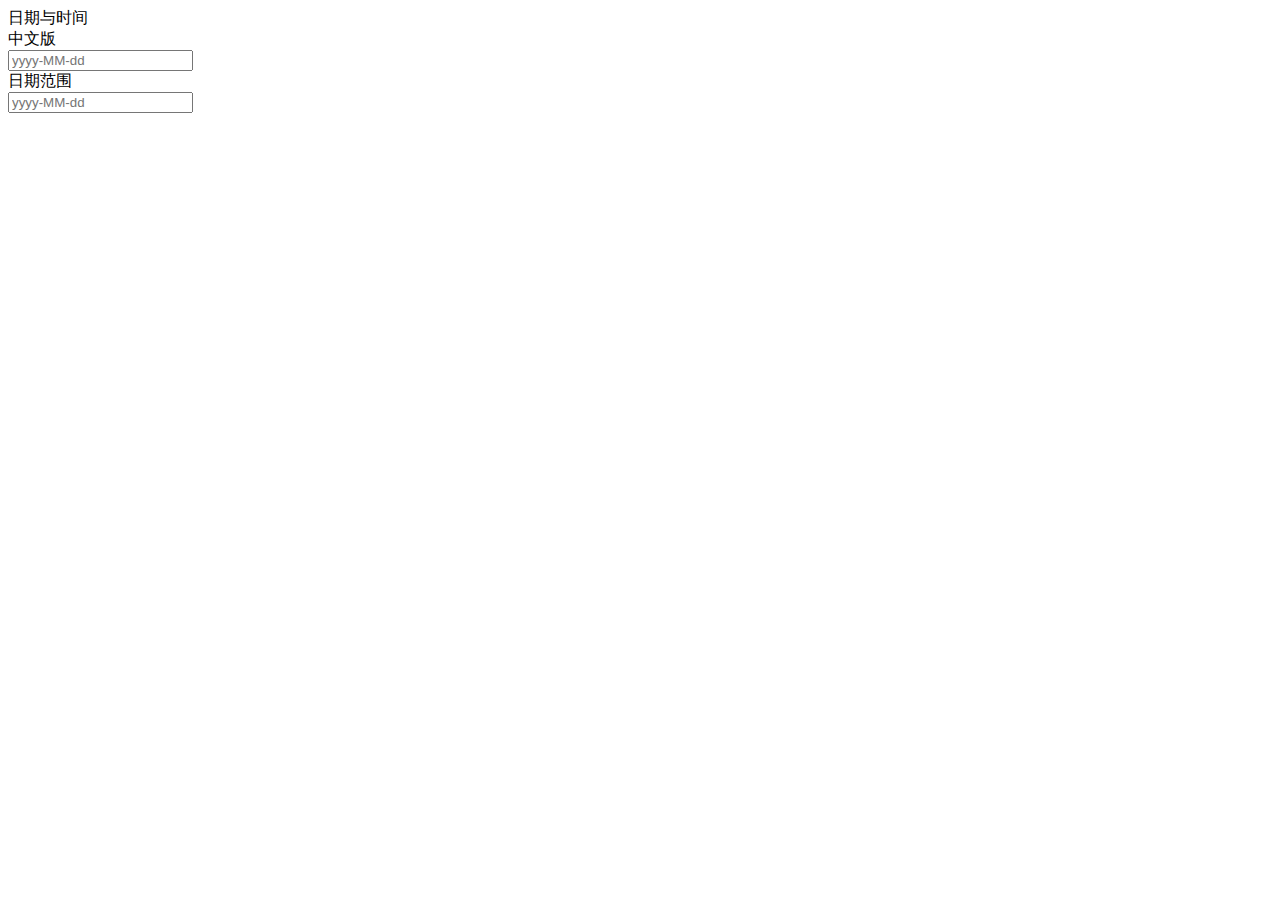
<file: date.html>
<!DOCTYPE html>
<html>
	<head>
		<meta charset="UTF-8">
		<title></title>
	</head>
	<body>
		<div class="Qui_fluid Qui_form">
			
			<div class="Qui_row clearfix Qui_row_space15">
				<div class="Qui-col-md12">
					
					<div class="Qui_block">
						<div class="Qui_block_header">日期与时间</div>
						<div class="Qui_block_body clearfix Qui_row_space10">
							<div class="Qui-col-md12">
								
								<div class="Qui_form_item">
									<div class="Qui_inline clearfix">
										<label class="Qui_form_label">中文版</label>
										<div class="Qui_input_block">
						                    <input type="text" class="Qui_input" id="test_laydate_1" placeholder="yyyy-MM-dd" lay-key="1">
						                </div>
									</div>
									<div class="Qui_inline clearfix">
										<label class="Qui_form_label">日期范围</label>
										<div class="Qui_input_block">
						                    <input type="text" class="Qui_input" id="test_laydate_2" placeholder="yyyy-MM-dd" lay-key="2">
						                </div>
									</div>
								</div>
								
								
							</div>
						</div>
					</div>
					
				</div>
			</div>
		</div>	
	</body>
	<script type="text/javascript">
		QuiDate('#test_laydate_1');
		QuiDate('#test_laydate_2',true);
	</script>
</html>
</file>
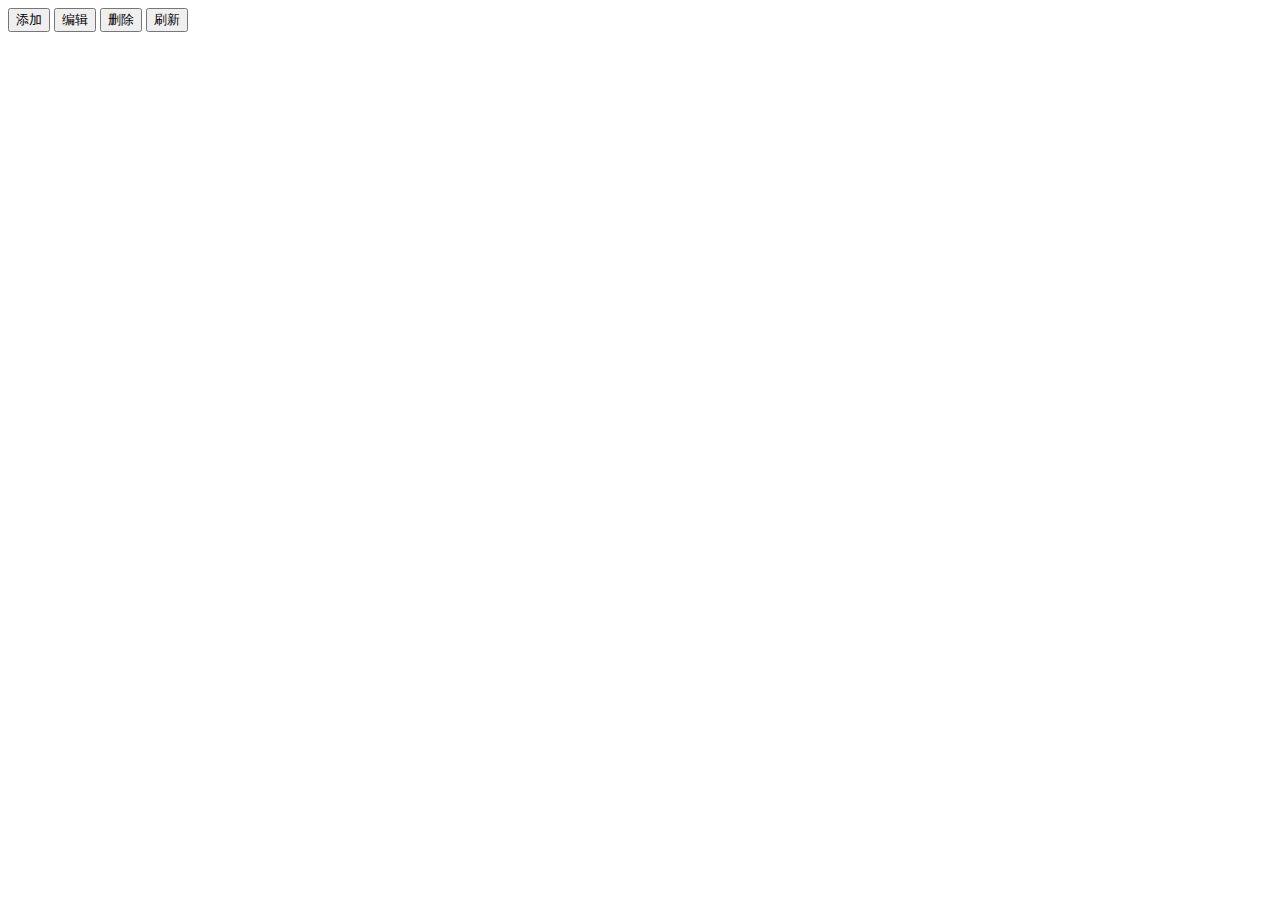
<file: energy_analysis.html>
<!DOCTYPE html>
<html>
	<head>
		<meta charset="UTF-8">
		<title></title>
		<!--<link rel="stylesheet" type="text/css" href="css/Qui.css"/>-->
		<style type="text/css">
			
		</style>
	</head>
	<body>
		<!--<button class="add_btn theme_color"><i class="iconfont icon-zengjia"></i>添加</button>-->
		<div class="fixed-table-body">
			
			<div class="toolbar">
				<button class="add_btn theme_color"><i class="iconfont icon-zengjia"></i>添加</button>
				<button class="edit_btn default"><i class="iconfont icon-Group-"></i>编辑</button>
				<button class="delete_btn danger"><i class="iconfont icon-delete"></i>删除</button>
				<button class="refresh_btn default"><i class="iconfont icon-delete"></i>刷新</button>
			</div>
			<div class="tab_box Quitable"></div>
			<div class="pageBox" id="pageBox1"></div>
			
		</div>
	</body>
	<!--<script src="js/jQuery/jquery-2.1.4.min.js" type="text/javascript" charset="utf-8"></script>
	<script src="js/common.js" type="text/javascript" charset="utf-8"></script>
	<script src="js/Qui.js" type="text/javascript" charset="utf-8"></script>
	<script src="js/paging.js" type="text/javascript" charset="utf-8"></script>-->
	<script type="text/javascript">
		var $tab;
		var $page;
		var page = 1;
		getData(page,10);
		function getData(page,size){
			
			$.ajax({
				type:"get",
				url:"http://localhost:8090/equipmentLedger/findAll",
				data:{
					page:page,
					rows:size
				},
				async:true,
				dataType:'jsonp',
				success:function(data){
					console.log(data.rows);
					var list = data.rows;
//					getList(list,page,data);
					var option = {
						striped:true,
//						singleSelect:true,//单选
						rownumbers:false,//编号
						columns:[[
						{
							
							field:'ck',
							checkbox:true,
						},
						{
							
							field:'id',
							title:'ID',
						},
						{
							
							field:'equipmentName',
							title:'设备名',
						},{
							
							field:'equipmentNumber',
							title:'编号',
						},{
							
							field:'system',
							title:'系统',
//							width:200
						},{
							
							field:'installationLocation',
							title:'安装位置',
						},{
							
							field:'equipmentTypeName',
							title:'设备类型名',
//							formatter:function(val,row,i){
//								console.log(val);
//								console.log(row);
//								console.log(i);
//							}
						},
						{
							field : 'monitoring',
							align : 'center',
							title : '是否监控',
//							formatter : function(value, row, index) {
//								console.log(value);
//								console.log(row);
//								console.log(index);
//								if(row.monitoring==="是"){
//									return 1;
//								}else{
//									return 0;
//								}
//							}
						}
							
						]]
					}
					$tab = $('.tab_box').datalist(option,list);
//					$tab.getList(option,list);
					
					
					if(data.total>10){
						
						getpage(page,data,size);
					}
				},
				error:function(data){
					console.log(data);
				}
			});
		}
//		$('.tab_box tbody tr').change(function(){
//			console.log($tab.checkData);
//			
//		});
		$('.add_btn').click(function(){
			console.log($tab.checkData);
//			refresh();
			$page.reload();
		});
		$('.refresh_btn').click(function(){
			
			window.location.reload(true);
		});
		function getpage(page,data,size){
			
			var options = {
				pageNo:page,
				totalSize: data.total,
				size: size,
				pList:[5,10,20],
				listShow:true,
				callback:function(page,size){
					getData(page,size);
				}
			}
//			$('#pageBox1').pager(options);
			$page = $('#pageBox1').pager(options);
		}
		function refresh(){
		 	var num = $(".Qiu_iptNum").val();
			console.log(num);
			getData(num,5);
		}
	</script>	
</html>
</file>
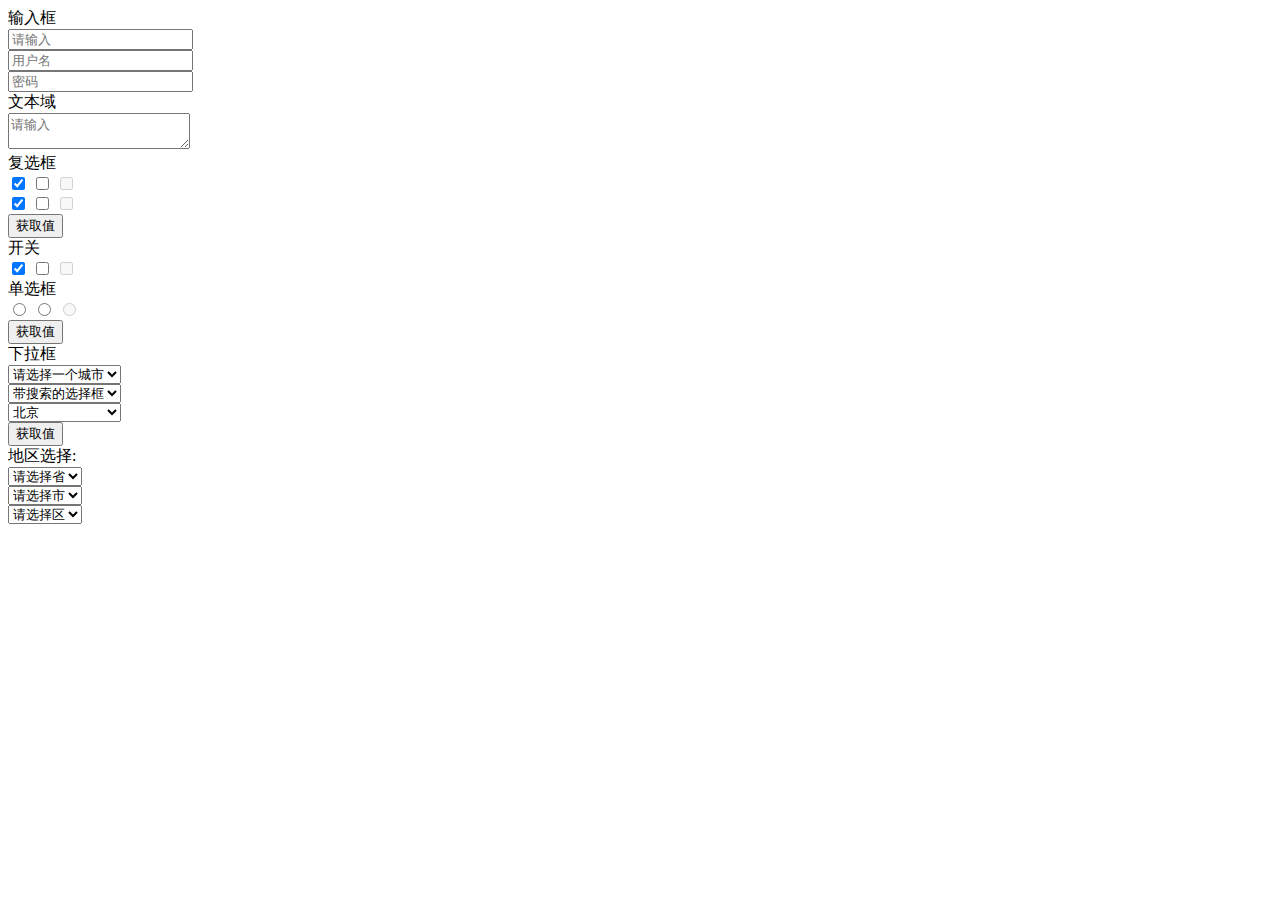
<file: form.html>
<!DOCTYPE html>
<html>
	<head>
		<meta charset="UTF-8">
		<title></title>
		<!--<link rel="stylesheet" type="text/css" href="css/Qui.css"/>-->
	</head>
	<body>
		<div class="Qui_fluid">
			
			<div class="Qui_row clearfix Qui_row_space15">
				<div class="Qui-col-md6">
					
					<div class="Qui_block">
						<div class="Qui_block_header">输入框</div>
						<div class="Qui_block_body clearfix Qui_row_space10">
							<div class="Qui-col-md12">
								<input type="text" name="" id="text_1" value="" class="Qui_input_text" placeholder="请输入" />
							</div>
							<div class="Qui-col-md6">
								<input type="text" name="" id="username" value="" class="Qui_input_text" placeholder="用户名" />
							</div>
							<div class="Qui-col-md6">
								<input type="password" name="" id="password" value="" class="Qui_input_text" placeholder="密码" />
							</div>
						</div>
					</div>
					<div class="Qui_block">
						<div class="Qui_block_header">文本域</div>
						<div class="Qui_block_body clearfix Qui_row_space10">
							<div class="Qui-col-md12">
								<textarea name="" rows="" cols="" class="Qui_textarea" placeholder="请输入"></textarea>
							</div>
							
						</div>
					</div>
				</div>
				<div class="Qui-col-md6">
					
					<div class="Qui_block">
						<div class="Qui_block_header">复选框</div>
						<div class="Qui_block_body clearfix Qui_row_space10 Qui_form">
							<div class="Qui-col-md12">
								<input type="checkbox" id="check" checked="checked" title="读书" value="读书1" />
								<input type="checkbox" id="check_1" value="1"/>
								<input type="checkbox" id="check_2" value="1" disabled="disabled" title="禁选中"/>
							</div>
							<div class="Qui-col-md12">
								<input type="checkbox" id="check" checked="checked" title="读书" Qskin="primary" value="读书2" />
								<input type="checkbox" id="check_1" value="1" Qskin="primary"/>
								<input type="checkbox" id="check_2" value="1" Qskin="primary"  title="禁选中" disabled="disabled"/>
							</div>
							<div class="Qui-col-md12">
								
								<button id="b1" class="theme_color">获取值</button>
							</div>
							
							<!--<form class="Qui_form">
								<div class="Qui_checkbox">
									
									<input type="checkbox" id="check" checked="checked" title="读书" />
									
									
									<input type="checkbox" id="check_1" value="1"/>
									
									
								</div>
							</form>-->
						</div>
					</div>
					
					<!--开关-->
					<div class="Qui_block">
						<div class="Qui_block_header">开关</div>
						<div class="Qui_block_body clearfix Qui_row_space10 Qui_form">
							<div class="Qui-col-md12">
								<input type="checkbox" id="check" checked="checked" title="读书" value="读书1" Qskin="switch" Qtext="是|否" />
								<input type="checkbox" id="check_1" value="1" Qskin="switch"/>
								<input type="checkbox" id="check_2" value="1" disabled="disabled" title="禁选中" Qskin="switch"/>
							</div>
							
						</div>
					</div>
					
					<div class="Qui_block">
						<div class="Qui_block_header">单选框</div>
						<div class="Qui_block_body clearfix Qui_row_space10 Qui_form">
							<div class="Qui-col-md12">
									<input type="radio" id="radio_1" name="lex" title="男" value="男"/>
									<input type="radio" id="radio_2" name="lex" title="女" value="女"/>
									
									<input type="radio" id="radio_3" value="1" name="lex" title="都不是" disabled="disabled"/>
							</div>
							<div class="Qui-col-md12">
								
								<button id="b2" class="theme_color">获取值</button>
							</div>
							<!--<form class="Qui_form">
								<div class="Qui_checkbox">
									
									<input type="radio" id="radio_1" checked="checked" name="lex" />
									
									
									<input type="radio" id="radio_2" value="1" name="lex"/>
									
									
									<input type="radio" id="radio_3" value="1" name="lex"/>
								</div>
							</form>-->
						</div>
					</div>
					
					<div class="Qui_block">
						<div class="Qui_block_header">下拉框</div>
						<div class="Qui_block_body clearfix Qui_row_space10 Qui_form">
							<div class="Qui-col-md6">
								<select name="city" Qui_verify="">
					              <option value="">请选择一个城市</option>
					              <option value="010">北京</option>
					              <option value="021" disabled="disabled">上海</option>
					              <option value="0571">杭州</option>
					            </select>
					            
					            
							</div>
							<div class="Qui-col-md6">
								<select name="city" Qui_verify="required" Qui_search="">
					              <option value="">带搜索的选择框</option>
					              <option value="1">layer</option>
					              <option value="2">form</option>
					              <option value="3">layim</option>
					              <option value="4">element</option>
					              <option value="5">laytpl</option>
					              <option value="6">upload</option>
					              <option value="7">laydate</option>
					              <option value="8">laypage</option>
					              <option value="9">flow</option>
					              <option value="10">util</option>
					              <option value="11">code</option>
					              <option value="12">tree</option>
					              <option value="13">layedit</option>
					              <option value="14">nav</option>
					              <option value="15">tab</option>
					              <option value="16">table</option>
					              <option value="17">select</option>
					              <option value="18">checkbox</option>
					              <option value="19">switch</option>
					              <option value="20">radio</option>
					            </select>
							</div>
							<div class="Qui-col-md12">
								<select name="city" Qui_verify="" Qui_filter='city_my' id="city_my">
					              <option value="">请选择一个城市</option>
					              <option value="010" selected="selected">北京</option>
					              <option value="021">上海</option>
					              <option value="0571">杭州</option>
					            </select>
					            
					            
							</div>
							<div class="Qui-col-md12">
								
								<button id="b3" class="theme_color">获取值</button>
							</div>
							
							<div class="Qui_form_item">
								<label for="" class="Qui_label color_white">地区选择:</label>
								<div class="Qui_form_inline">
									<select id="province" name="province" Qui_filter='province'>
										<option>请选择省</option>
									</select>
								</div>
								<div class="Qui_form_inline">
									<select id="city" Qui_filter='city'>
										<option>请选择市</option>
									</select>
								</div>
								<div class="Qui_form_inline">
									<select id="area">
										<option>请选择区</option>
									</select>
								</div>
							</div>
						
						</div>
					</div>
					
				</div>
				
				<!--<div class="Qui-col-md6">
					
					<div class="Qui_block">
						<div class="Qui_block_header">输入框</div>
						<div class="Qui_block_body">
							
							
						</div>
					</div>
				</div>-->
				
			</div>
		</div>




	</body>
	<script src="js/city.js" type="text/javascript" charset="utf-8"></script>
	<script type="text/javascript">
		$(function(){
//			ot.success('hh');	
//			ot.error('hh');	
			ot.warn('hh');	
			Quiform();
			Quiform().CheckboxVal('#b1');
			Quiform().RadioVal('#b2');
	       	$('#b3').click(function(){
	       		console.log($("select[name=city]  option:selected").val());
//	       		console.log($("select[name=city]").val());
	       	});
	       	
	       	//选择市联动
			Quiform().on('select(city_my)', function(data) {
            	console.log(data);
            });
            
            //保存省
			var provinceArray = new Array();
			//保存市
			var cityArray = new Array();
			var cityList;
			 
			var provinceTag = document.getElementById("province");
			var cityTag = document.getElementById("city");
			var areaTag = document.getElementById("area");
	       	for(var i=0; i<provinceList.length; i++){
				var province = provinceList[i];
				var provinceName = province.name;
				provinceArray[i]=provinceName;
				provinceTag.add(new Option(provinceName,i));
			}
	       	var pQ = Quiform();
		 	pQ.on('select(province)', function(data) {
            	console.log(data);
            	chooseProvince($(data.elem)[0]);
				pQ.render('select');
            });
			
			//选择市联动
			pQ.on('select(city)', function(data) {
            	chooseCity($(data.elem)[0]);
				pQ.render('select');
            });
			//选择省
			function chooseProvince(th){
				var index = th.selectedIndex-1;
				var provinceName = provinceArray[index];
				
				for(var n=0; n<provinceList.length; n++){
					var provice = provinceList[n];
					if (provice.name == provinceName){
						cityList = provice.cityList;
						cityTag.innerHTML="";
						for(var c=0; c<cityList.length; c++){
							var city = cityList[c];
							var cityName = city.name;
							cityArray[c] = cityName;
							cityTag.add(new Option(cityName,c));
							}
						}
				}
				var cityName = cityArray[0];
				var city1 = cityList[0];
				var areaList = city1.areaList;
				areaTag.innerHTML="";
				for(var a=0; a<areaList.length; a++){
					var area = areaList[a];
					areaTag.add(new Option(area,a));
				}
			}
			//选择市
			function chooseCity(tag){
				var index2 = tag.selectedIndex;
				var cityName = cityArray[index2];
				for(var m=0; m<cityList.length; m++){
					var city1 = cityList[m];
					if (city1.name == cityName){
						var areaList = city1.areaList;
						areaTag.innerHTML="";
						for(var a=0; a<areaList.length; a++){
							var area = areaList[a];
							areaTag.add(new Option(area,a));
						}
					}
				}
			}
		});
	</script>
</html>
</file>
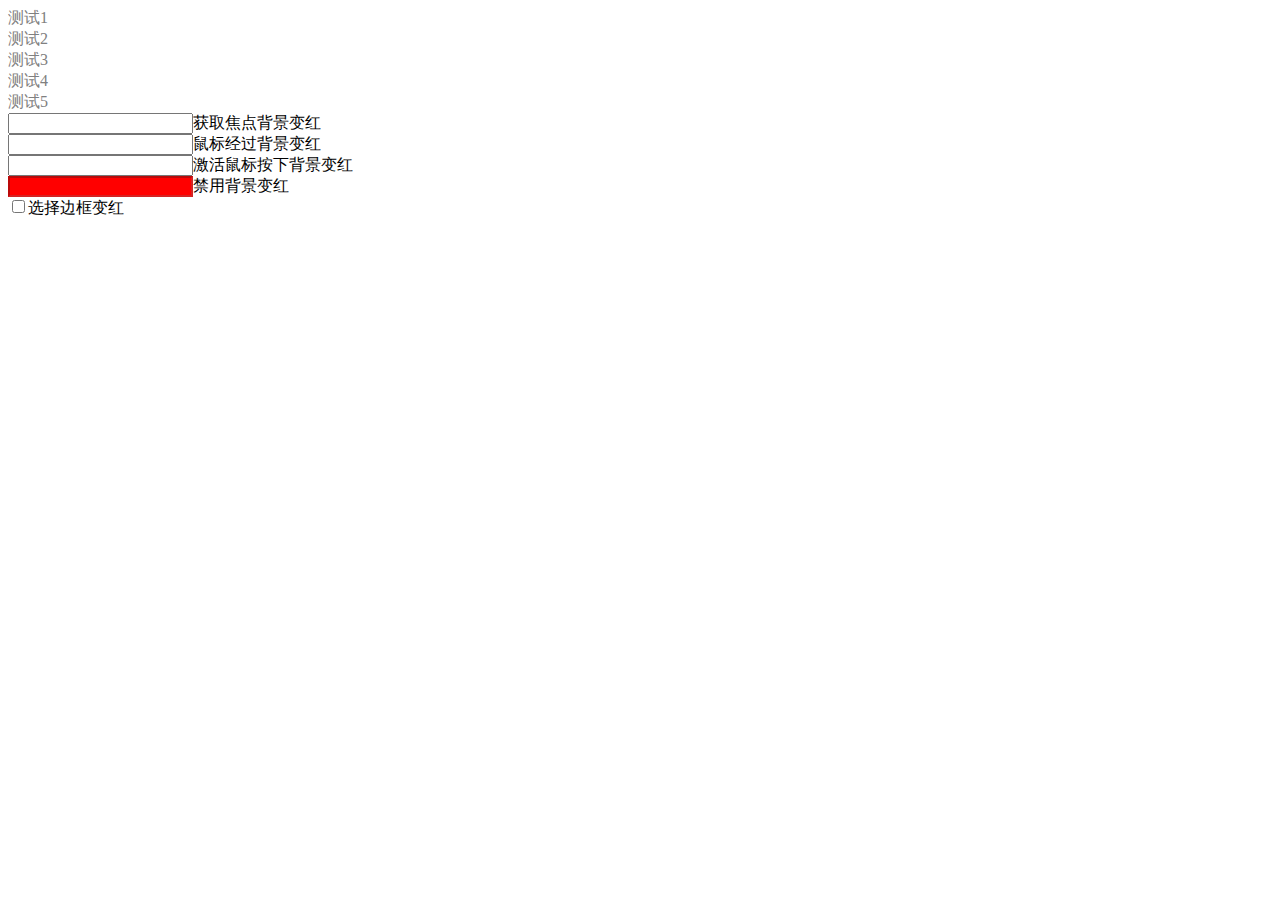
<file: input伪类.html>
<html lang="en">
<head>
    <meta charset="UTF-8">
    <title>CSS伪类选择器</title>
    <style type="text/css">
        a:link{
            color: gray;
            text-decoration: none;
        }
        a:visited{
            color: blue;
        }
        a:hover{
            color: blue;
        }
        .input1:focus{
            background: red;
        }
        .input2:hover{
            background: red;
        }
        .input3:active{
            background: red;
        }
        .input4:disabled{
            background: red;
        }
        .input5:checked{
            outline: 2px solid red;
        }
    </style>
</head>
<body>
   <a href="test1.html">测试1</a><br/>
   <a href="test2.html">测试2</a><br/>
   <a href="test3.html">测试3</a><br/>
   <a href="test4.html">测试4</a><br/>
   <a href="test5.html">测试5</a><br/>
   <input class="input1"/>获取焦点背景变红<br/>
   <input class="input2"/>鼠标经过背景变红<br/>
   <input class="input3"/>激活鼠标按下背景变红<br/>
   <input class="input4" disabled="true"/>禁用背景变红<br>
   <input class="input5" type="checkbox"/>选择边框变红</input>
</body>
</html>
</file>
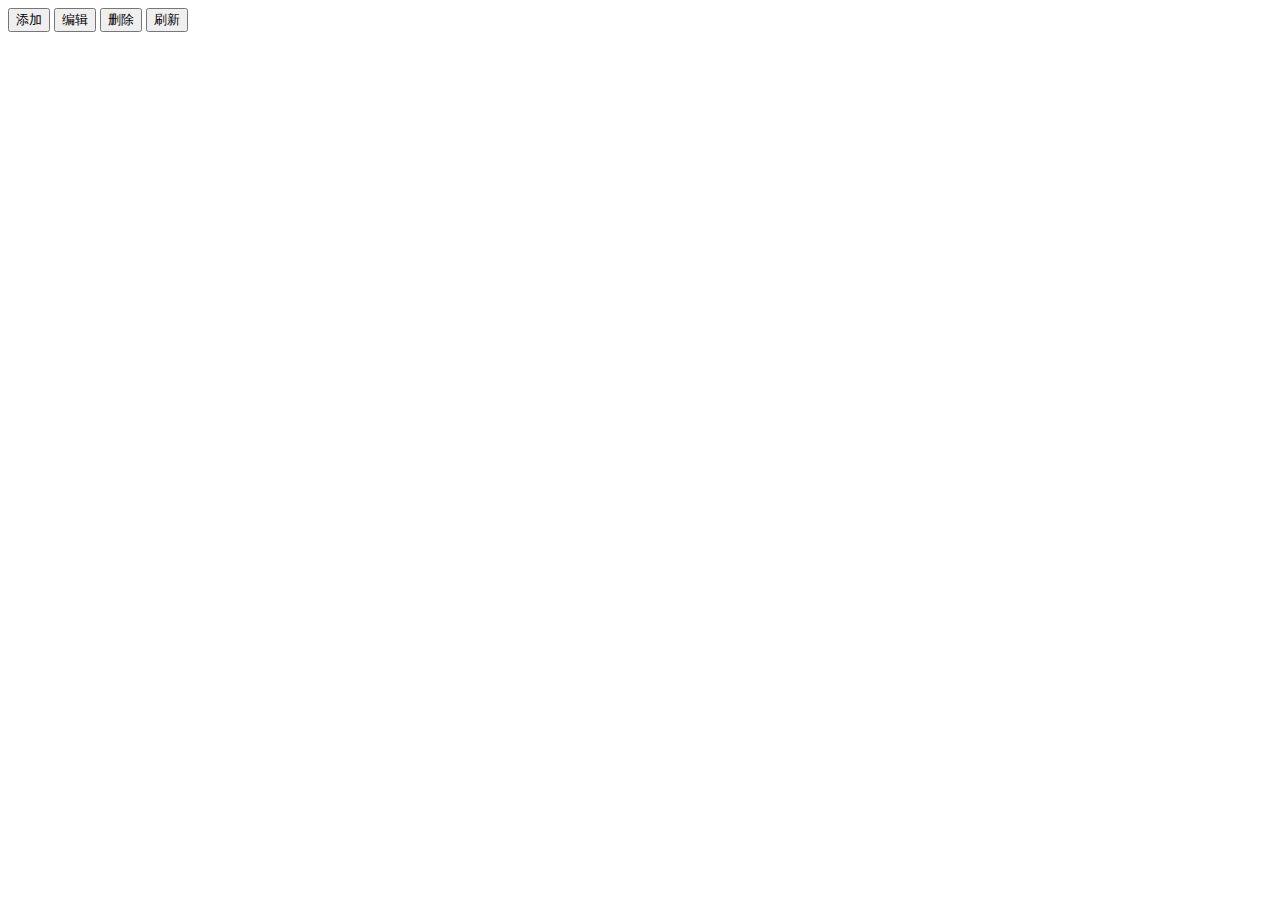
<file: table.html>
<!DOCTYPE html>
<html>
	<head>
		<meta charset="UTF-8">
		<title></title>
		<!--<link rel="stylesheet" type="text/css" href="css/Qui.css"/>-->
		<style type="text/css">
			
		</style>
	</head>
	<body>
		<div class="fixed_table">
			<div class="fixed_table_body">
				
				<div class="toolbar">
					<button class="add_btn theme_color"><i class="iconfont icon-zengjia"></i>添加</button>
					<button class="edit_btn default"><i class="iconfont icon-Group-"></i>编辑</button>
					<button class="delete_btn danger"><i class="iconfont icon-delete"></i>删除</button>
					<button class="refresh_btn default"><i class="iconfont icon-delete"></i>刷新</button>
				</div>
				<div class="tab_box Quitable"></div>
				<div class="pageBox" id="pageBox1"></div>
			</div>
			
			<!--<div class="pageBox" id="pageBox2"></div>-->
		</div>
		<!--<a href="#energy_analysis">wwww</a>-->
	</body>
	<!--<script src="js/jQuery/jquery-2.1.4.min.js" type="text/javascript" charset="utf-8"></script>
	<script src="js/common.js" type="text/javascript" charset="utf-8"></script>
	<script src="js/Qui.js" type="text/javascript" charset="utf-8"></script>
	<script src="js/paging.js" type="text/javascript" charset="utf-8"></script>-->
	<script type="text/javascript">
		var $tab;
		var $page;
		var page = 1;
		getData(page,5);
		function getData(page,size){
			
			$.ajax({
				type:"get",
				url:"http://localhost:8090/equipmentLedger/findAll",
				data:{
					page:page,
					rows:size
				},
				async:true,
				dataType:'jsonp',
				success:function(data){
//					console.log(data.rows);
					var list = data.rows;
//					getList(list,page,data);
					var option = {
						striped:true,
//						singleSelect:true,//单选
						rownumbers:false,//编号
						columns:[[
						{
							
							field:'ck',
							checkbox:true,
						},
						{
							
							field:'id',
							title:'ID',
						},
						{
							
							field:'equipmentName',
							title:'设备名',
						},{
							
							field:'equipmentNumber',
							title:'编号',
						},{
							
							field:'system',
							title:'系统',
//							width:200
						},{
							
							field:'installationLocation',
							title:'安装位置',
						},{
							
							field:'equipmentTypeName',
							title:'设备类型名',
//							formatter:function(val,row,i){
//								console.log(val);
//								console.log(row);
//								console.log(i);
//							}
						},
						{
							field : 'monitoring',
							align : 'center',
							title : '是否监控',
//							formatter : function(value, row, index) {
//								console.log(value);
//								console.log(row);
//								console.log(index);
//								if(row.monitoring==="是"){
//									return 1;
//								}else{
//									return 0;
//								}
//							}
						}
							
						]]
					}
					$tab = $('.tab_box').datalist(option,list);
//					$tab.getList(option,list);
					
					
					if(data.total>10){
						
						getpage(page,data,size);
					}
				},
				error:function(data){
					console.log(data);
				}
			});
		}
//		$('.tab_box tbody tr').change(function(){
//			console.log($tab.checkData);
//			
//		});
		$('.add_btn').click(function(){
			console.log($tab.checkData);
			refresh();
//			$page.reload();
		});
		$('.refresh_btn').click(function(){
			
			window.location.reload(true);
		});
		function getpage(page,data,size){
			
			var options = {
				pageNo:page,
				totalSize: data.total,
				size: size,
				pList:[5,10,20],
				listShow:true,
				callback:function(page,size){
					getData(page,size);
				}
			}
//			$('#pageBox1').pager(options);
			$page = $('#pageBox1').pager(options);
		}
		function refresh(){
		 	var num = $(".Qiu_iptNum").val();
			console.log(num);
			getData(num,5);
		}
	</script>	
</html>
</file>
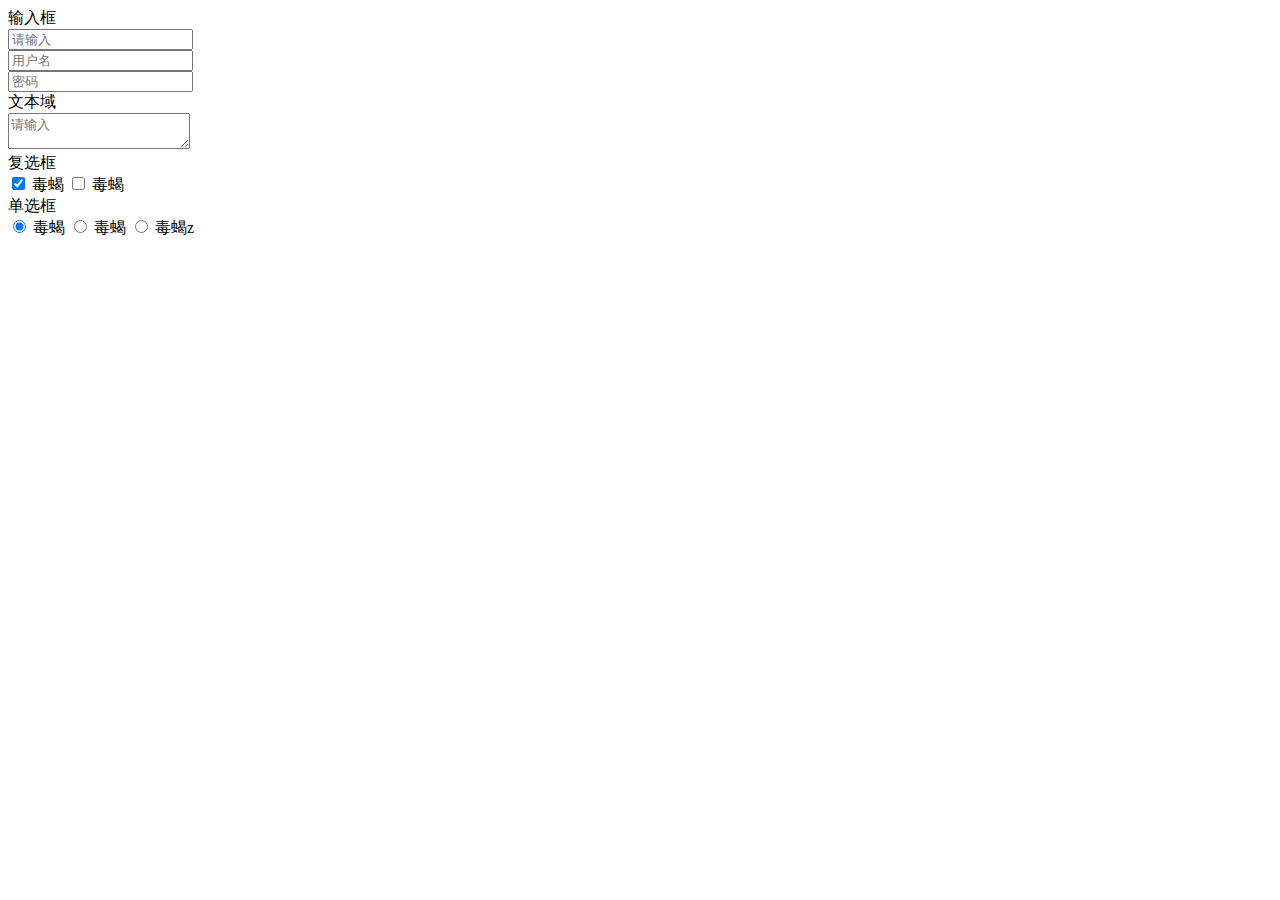
<file: 复制 form.html>
<!DOCTYPE html>
<html>
	<head>
		<meta charset="UTF-8">
		<title></title>
		<!--<link rel="stylesheet" type="text/css" href="css/Qui.css"/>-->
	</head>
	<body>
		<div class="Qui_fluid">
			
			<div class="Qui_row clearfix Qui_row_space15">
				<div class="Qui-col-md6">
					
					<div class="Qui_block">
						<div class="Qui_block_header">输入框</div>
						<div class="Qui_block_body clearfix Qui_row_space10">
							<div class="Qui-col-md12">
								<input type="text" name="" id="" value="" class="Qui_input_text" placeholder="请输入" />
							</div>
							<div class="Qui-col-md6">
								<input type="text" name="" id="" value="" class="Qui_input_text" placeholder="用户名" />
							</div>
							<div class="Qui-col-md6">
								<input type="password" name="" id="" value="" class="Qui_input_text" placeholder="密码" />
							</div>
						</div>
					</div>
					<div class="Qui_block">
						<div class="Qui_block_header">文本域</div>
						<div class="Qui_block_body clearfix Qui_row_space10">
							<div class="Qui-col-md12">
								<textarea name="" rows="" cols="" class="Qui_textarea" placeholder="请输入"></textarea>
							</div>
							
						</div>
					</div>
				</div>
				<div class="Qui-col-md6">
					
					<div class="Qui_block">
						<div class="Qui_block_header">复选框</div>
						<div class="Qui_block_body clearfix Qui_row_space10">
							
							<form class="Qui_form">
								<div class="Qui_checkbox Qui_form">
									
									<input type="checkbox" id="check" checked="checked" />
									<label for="check">
										<span>毒蝎</span>
									</label>
									
									<input type="checkbox" id="check_1" value="1"/>
									<label for="check_1">
										<span>毒蝎</span>
									</label>
									
								</div>
							</form>
						</div>
					</div>
					
					<div class="Qui_block">
						<div class="Qui_block_header">单选框</div>
						<div class="Qui_block_body clearfix Qui_row_space10">
							
							<form class="Qui_form">
								<div class="Qui_checkbox">
									
									<input type="radio" id="radio_1" checked="checked" name="lex" />
									<label for="radio_1">
										<span>毒蝎</span>
									</label>
									
									<input type="radio" id="radio_2" value="1" name="lex"/>
									<label for="radio_2">
										<span>毒蝎</span>
									</label>
									
									<input type="radio" id="radio_3" value="1" name="lex"/>
									<label for="radio_3">
										<span>毒蝎z</span>
									</label>
								</div>
							</form>
						</div>
					</div>
					
				</div>
				
				<!--<div class="Qui-col-md6">
					
					<div class="Qui_block">
						<div class="Qui_block_header">输入框</div>
						<div class="Qui_block_body">
							
							
						</div>
					</div>
				</div>-->
				
			</div>
		</div>




	</body>
	<script type="text/javascript">
		!function form(){
			var DISAB = "disabled";
			var items = {
				checkbox:function(){
					var Class = {
						checkbox:["Qui_form_checkbox","Qui_form_checked","checkbox"],
						_switch:["Qui_form_switch", "Qui_form_onswitch", "switch"]
					};
					var checks = $('.Qui_form').find('input[type=checkbox]');
					checks.each(function(i,item){
						var me = $(this),
						skin = me.attr("Q_skin"),
						disabled = this.disabled;
						t = me.attr('title');
						if(skin === "switch"){
							skin = '_'+skin;
						}
						var Reclass = Class[skin]||Class.checkbox;
						
						//替代元素
						var ReSe = me.next("."+Reclass[0]);
						var reElm = $(['<div class="Qui_unselect '+ Reclass[0] + (item.checked ? (' '+Reclass[1]) : '') + (disabled ? ' Qui_checkbox_disbaled '+DISAB : '') +'">'
          ,{
            _switch: '<i></i>'
          }[skin] || ('<span>'+ (check.title || '勾选') +'</span><i class="Qui_icon"></i>')
          ,'</div>'].join(''));
						
						ReSe[0] && ReSe.remove();//如果已经渲染
						me.after(reElm);
						
					});
				}
			};
			
			$.each(items, function(k,item) {
				item();
			});
		}();
	</script>
</html>
</file>
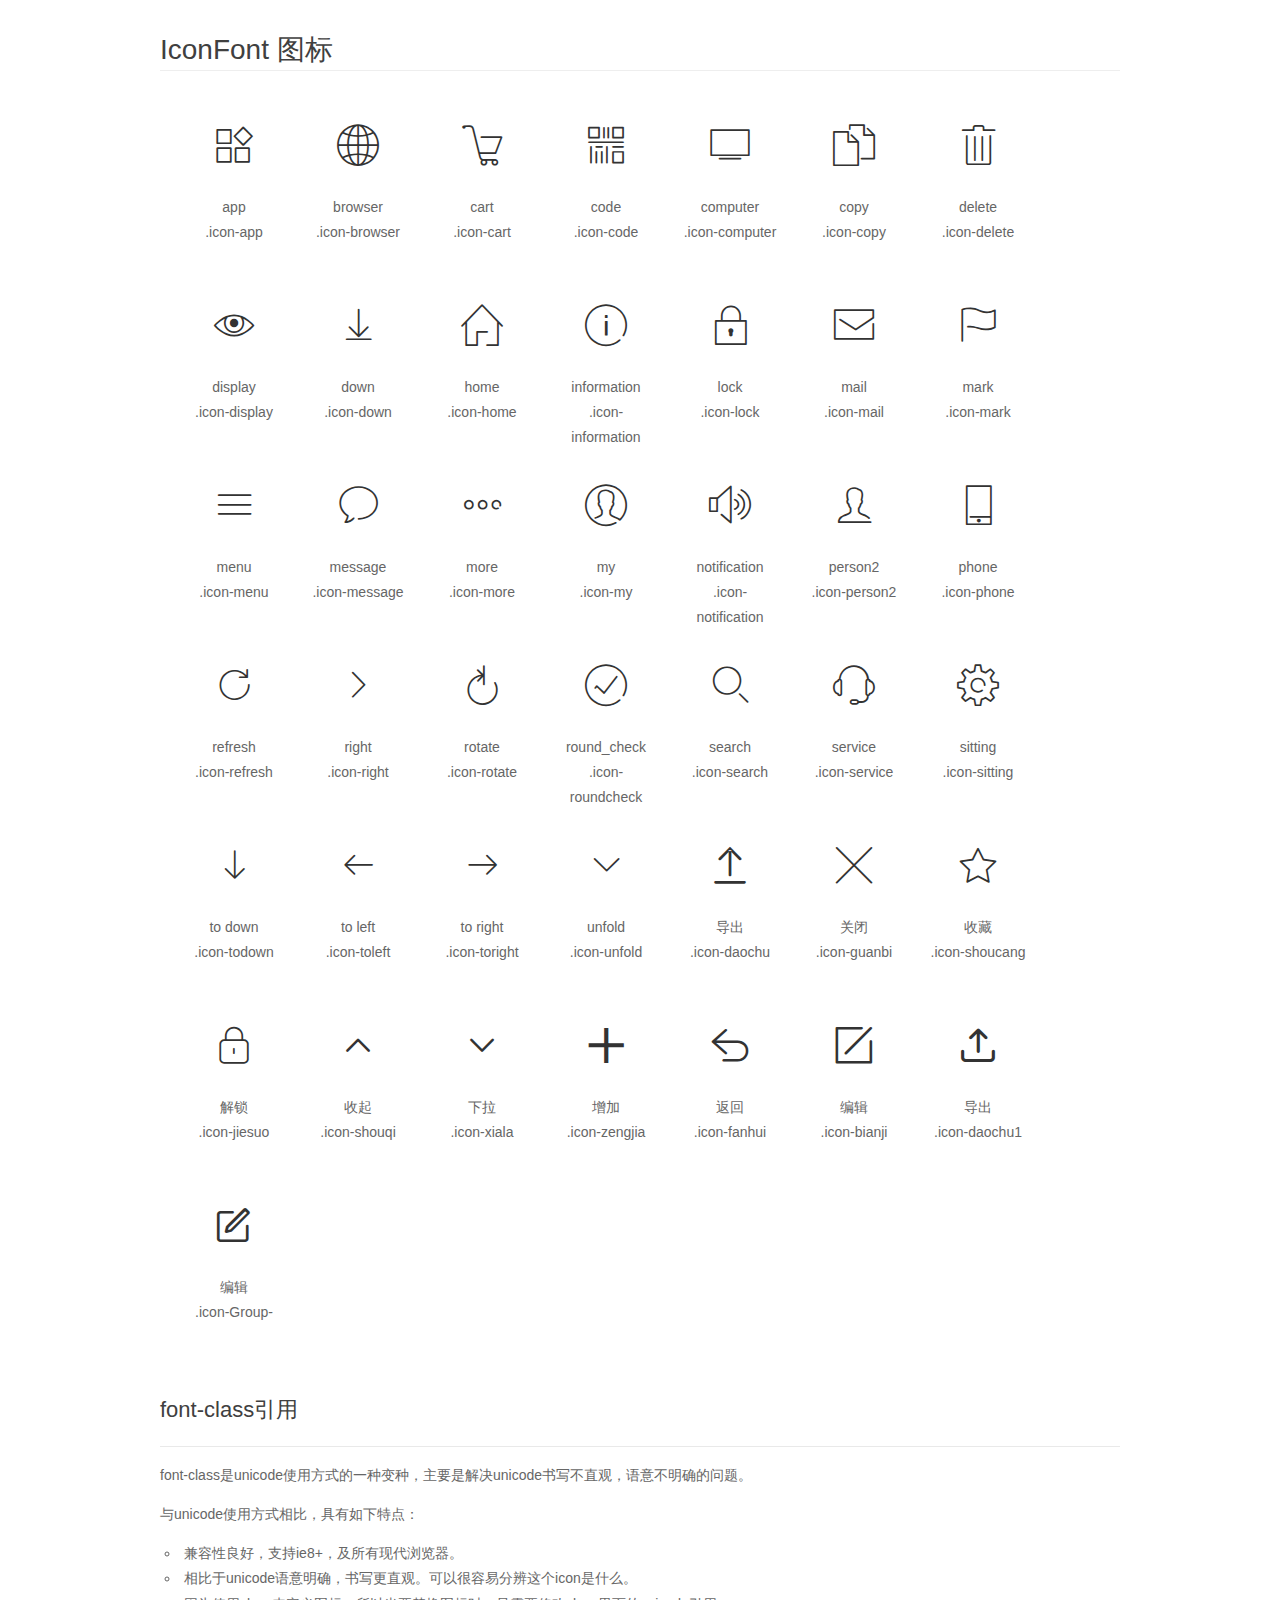
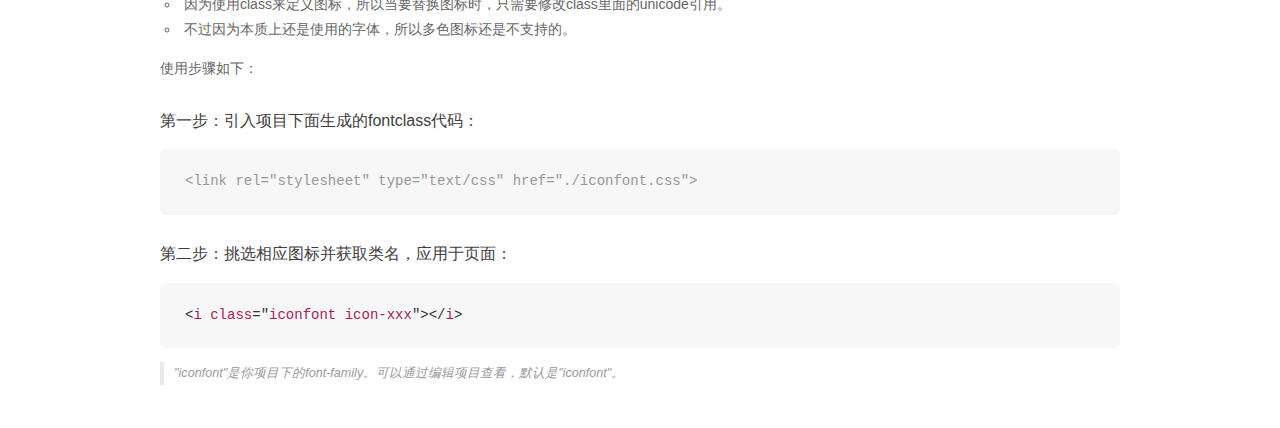
<file: font/demo_fontclass.html>
<!DOCTYPE html>
<html>
<head>
    <meta charset="utf-8"/>
    <title>IconFont</title>
    <link rel="stylesheet" href="demo.css">
    <link rel="stylesheet" href="iconfont.css">
</head>
<body>
    <div class="main markdown">
        <h1>IconFont 图标</h1>
        <ul class="icon_lists clear">
            
                <li>
                <i class="icon iconfont icon-app"></i>
                    <div class="name">app</div>
                    <div class="fontclass">.icon-app</div>
                </li>
            
                <li>
                <i class="icon iconfont icon-browser"></i>
                    <div class="name">browser</div>
                    <div class="fontclass">.icon-browser</div>
                </li>
            
                <li>
                <i class="icon iconfont icon-cart"></i>
                    <div class="name">cart</div>
                    <div class="fontclass">.icon-cart</div>
                </li>
            
                <li>
                <i class="icon iconfont icon-code"></i>
                    <div class="name">code</div>
                    <div class="fontclass">.icon-code</div>
                </li>
            
                <li>
                <i class="icon iconfont icon-computer"></i>
                    <div class="name">computer</div>
                    <div class="fontclass">.icon-computer</div>
                </li>
            
                <li>
                <i class="icon iconfont icon-copy"></i>
                    <div class="name">copy</div>
                    <div class="fontclass">.icon-copy</div>
                </li>
            
                <li>
                <i class="icon iconfont icon-delete"></i>
                    <div class="name">delete</div>
                    <div class="fontclass">.icon-delete</div>
                </li>
            
                <li>
                <i class="icon iconfont icon-display"></i>
                    <div class="name">display</div>
                    <div class="fontclass">.icon-display</div>
                </li>
            
                <li>
                <i class="icon iconfont icon-down"></i>
                    <div class="name">down</div>
                    <div class="fontclass">.icon-down</div>
                </li>
            
                <li>
                <i class="icon iconfont icon-home"></i>
                    <div class="name">home</div>
                    <div class="fontclass">.icon-home</div>
                </li>
            
                <li>
                <i class="icon iconfont icon-information"></i>
                    <div class="name">information</div>
                    <div class="fontclass">.icon-information</div>
                </li>
            
                <li>
                <i class="icon iconfont icon-lock"></i>
                    <div class="name">lock</div>
                    <div class="fontclass">.icon-lock</div>
                </li>
            
                <li>
                <i class="icon iconfont icon-mail"></i>
                    <div class="name">mail</div>
                    <div class="fontclass">.icon-mail</div>
                </li>
            
                <li>
                <i class="icon iconfont icon-mark"></i>
                    <div class="name">mark</div>
                    <div class="fontclass">.icon-mark</div>
                </li>
            
                <li>
                <i class="icon iconfont icon-menu"></i>
                    <div class="name">menu</div>
                    <div class="fontclass">.icon-menu</div>
                </li>
            
                <li>
                <i class="icon iconfont icon-message"></i>
                    <div class="name">message</div>
                    <div class="fontclass">.icon-message</div>
                </li>
            
                <li>
                <i class="icon iconfont icon-more"></i>
                    <div class="name">more</div>
                    <div class="fontclass">.icon-more</div>
                </li>
            
                <li>
                <i class="icon iconfont icon-my"></i>
                    <div class="name">my</div>
                    <div class="fontclass">.icon-my</div>
                </li>
            
                <li>
                <i class="icon iconfont icon-notification"></i>
                    <div class="name">notification</div>
                    <div class="fontclass">.icon-notification</div>
                </li>
            
                <li>
                <i class="icon iconfont icon-person2"></i>
                    <div class="name">person2</div>
                    <div class="fontclass">.icon-person2</div>
                </li>
            
                <li>
                <i class="icon iconfont icon-phone"></i>
                    <div class="name">phone</div>
                    <div class="fontclass">.icon-phone</div>
                </li>
            
                <li>
                <i class="icon iconfont icon-refresh"></i>
                    <div class="name">refresh</div>
                    <div class="fontclass">.icon-refresh</div>
                </li>
            
                <li>
                <i class="icon iconfont icon-right"></i>
                    <div class="name">right</div>
                    <div class="fontclass">.icon-right</div>
                </li>
            
                <li>
                <i class="icon iconfont icon-rotate"></i>
                    <div class="name">rotate</div>
                    <div class="fontclass">.icon-rotate</div>
                </li>
            
                <li>
                <i class="icon iconfont icon-roundcheck"></i>
                    <div class="name">round_check</div>
                    <div class="fontclass">.icon-roundcheck</div>
                </li>
            
                <li>
                <i class="icon iconfont icon-search"></i>
                    <div class="name">search</div>
                    <div class="fontclass">.icon-search</div>
                </li>
            
                <li>
                <i class="icon iconfont icon-service"></i>
                    <div class="name">service</div>
                    <div class="fontclass">.icon-service</div>
                </li>
            
                <li>
                <i class="icon iconfont icon-sitting"></i>
                    <div class="name">sitting</div>
                    <div class="fontclass">.icon-sitting</div>
                </li>
            
                <li>
                <i class="icon iconfont icon-todown"></i>
                    <div class="name">to down</div>
                    <div class="fontclass">.icon-todown</div>
                </li>
            
                <li>
                <i class="icon iconfont icon-toleft"></i>
                    <div class="name">to left</div>
                    <div class="fontclass">.icon-toleft</div>
                </li>
            
                <li>
                <i class="icon iconfont icon-toright"></i>
                    <div class="name">to right</div>
                    <div class="fontclass">.icon-toright</div>
                </li>
            
                <li>
                <i class="icon iconfont icon-unfold"></i>
                    <div class="name">unfold</div>
                    <div class="fontclass">.icon-unfold</div>
                </li>
            
                <li>
                <i class="icon iconfont icon-daochu"></i>
                    <div class="name">导出</div>
                    <div class="fontclass">.icon-daochu</div>
                </li>
            
                <li>
                <i class="icon iconfont icon-guanbi"></i>
                    <div class="name">关闭</div>
                    <div class="fontclass">.icon-guanbi</div>
                </li>
            
                <li>
                <i class="icon iconfont icon-shoucang"></i>
                    <div class="name">收藏</div>
                    <div class="fontclass">.icon-shoucang</div>
                </li>
            
                <li>
                <i class="icon iconfont icon-jiesuo"></i>
                    <div class="name">解锁</div>
                    <div class="fontclass">.icon-jiesuo</div>
                </li>
            
                <li>
                <i class="icon iconfont icon-shouqi"></i>
                    <div class="name">收起</div>
                    <div class="fontclass">.icon-shouqi</div>
                </li>
            
                <li>
                <i class="icon iconfont icon-xiala"></i>
                    <div class="name">下拉</div>
                    <div class="fontclass">.icon-xiala</div>
                </li>
            
                <li>
                <i class="icon iconfont icon-zengjia"></i>
                    <div class="name">增加</div>
                    <div class="fontclass">.icon-zengjia</div>
                </li>
            
                <li>
                <i class="icon iconfont icon-fanhui"></i>
                    <div class="name">返回</div>
                    <div class="fontclass">.icon-fanhui</div>
                </li>
            
                <li>
                <i class="icon iconfont icon-bianji"></i>
                    <div class="name">编辑</div>
                    <div class="fontclass">.icon-bianji</div>
                </li>
            
                <li>
                <i class="icon iconfont icon-daochu1"></i>
                    <div class="name">导出</div>
                    <div class="fontclass">.icon-daochu1</div>
                </li>
            
                <li>
                <i class="icon iconfont icon-Group-"></i>
                    <div class="name">编辑</div>
                    <div class="fontclass">.icon-Group-</div>
                </li>
            
        </ul>

        <h2 id="font-class-">font-class引用</h2>
        <hr>

        <p>font-class是unicode使用方式的一种变种，主要是解决unicode书写不直观，语意不明确的问题。</p>
        <p>与unicode使用方式相比，具有如下特点：</p>
        <ul>
        <li>兼容性良好，支持ie8+，及所有现代浏览器。</li>
        <li>相比于unicode语意明确，书写更直观。可以很容易分辨这个icon是什么。</li>
        <li>因为使用class来定义图标，所以当要替换图标时，只需要修改class里面的unicode引用。</li>
        <li>不过因为本质上还是使用的字体，所以多色图标还是不支持的。</li>
        </ul>
        <p>使用步骤如下：</p>
        <h3 id="-fontclass-">第一步：引入项目下面生成的fontclass代码：</h3>


        <pre><code class="lang-js hljs javascript"><span class="hljs-comment">&lt;link rel="stylesheet" type="text/css" href="./iconfont.css"&gt;</span></code></pre>
        <h3 id="-">第二步：挑选相应图标并获取类名，应用于页面：</h3>
        <pre><code class="lang-css hljs">&lt;<span class="hljs-selector-tag">i</span> <span class="hljs-selector-tag">class</span>="<span class="hljs-selector-tag">iconfont</span> <span class="hljs-selector-tag">icon-xxx</span>"&gt;&lt;/<span class="hljs-selector-tag">i</span>&gt;</code></pre>
        <blockquote>
        <p>"iconfont"是你项目下的font-family。可以通过编辑项目查看，默认是"iconfont"。</p>
        </blockquote>
    </div>
</body>
</html>
</file>
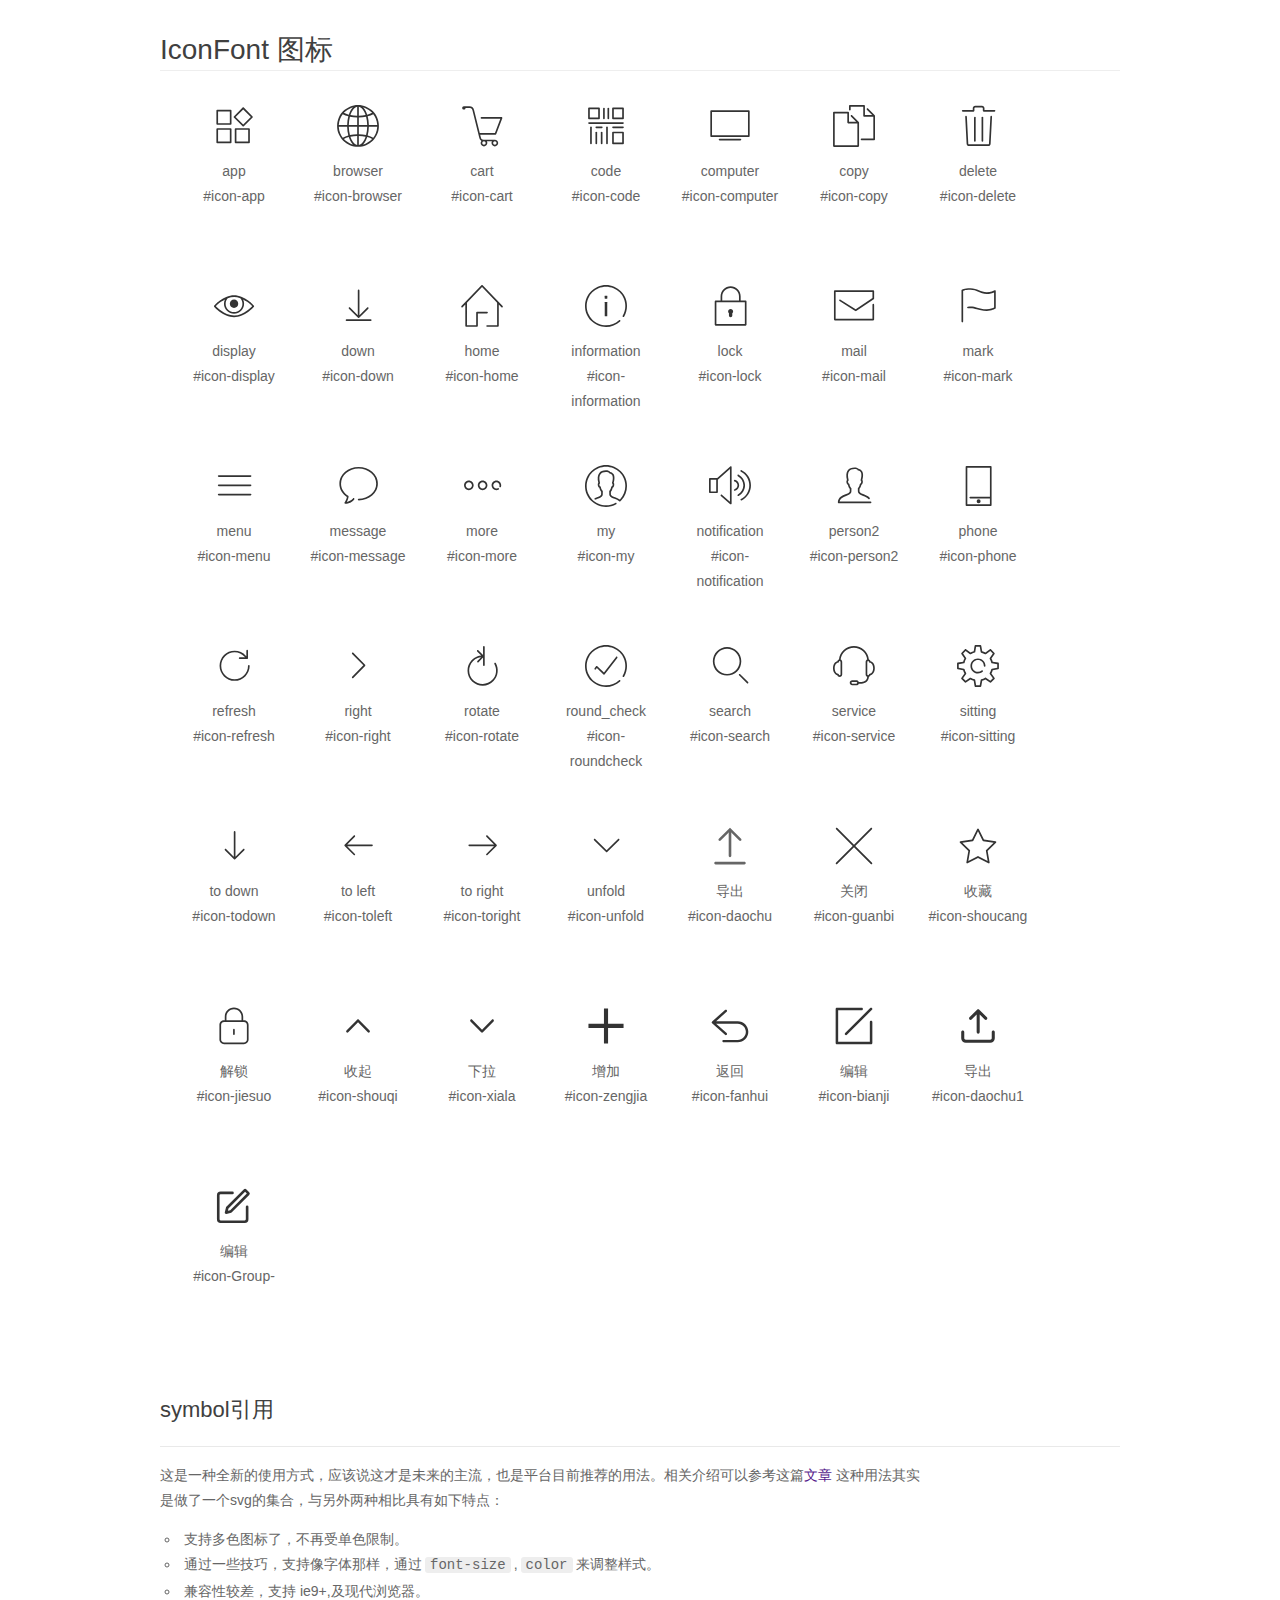
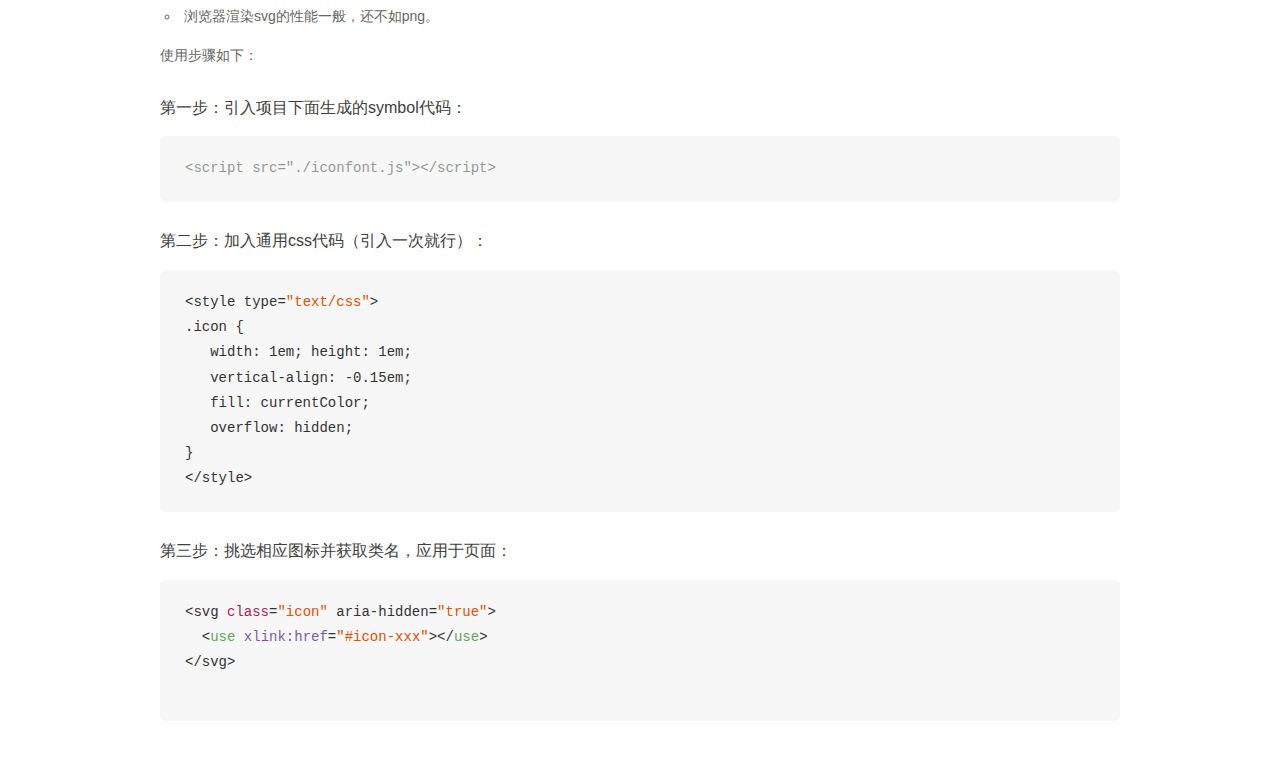
<file: font/demo_symbol.html>
<!DOCTYPE html>
<html>
<head>
    <meta charset="utf-8"/>
    <title>IconFont</title>
    <link rel="stylesheet" href="demo.css">
    <script src="iconfont.js"></script>

    <style type="text/css">
        .icon {
          /* 通过设置 font-size 来改变图标大小 */
          width: 1em; height: 1em;
          /* 图标和文字相邻时，垂直对齐 */
          vertical-align: -0.15em;
          /* 通过设置 color 来改变 SVG 的颜色/fill */
          fill: currentColor;
          /* path 和 stroke 溢出 viewBox 部分在 IE 下会显示
             normalize.css 中也包含这行 */
          overflow: hidden;
        }

    </style>
</head>
<body>
    <div class="main markdown">
        <h1>IconFont 图标</h1>
        <ul class="icon_lists clear">
            
                <li>
                    <svg class="icon" aria-hidden="true">
                        <use xlink:href="#icon-app"></use>
                    </svg>
                    <div class="name">app</div>
                    <div class="fontclass">#icon-app</div>
                </li>
            
                <li>
                    <svg class="icon" aria-hidden="true">
                        <use xlink:href="#icon-browser"></use>
                    </svg>
                    <div class="name">browser</div>
                    <div class="fontclass">#icon-browser</div>
                </li>
            
                <li>
                    <svg class="icon" aria-hidden="true">
                        <use xlink:href="#icon-cart"></use>
                    </svg>
                    <div class="name">cart</div>
                    <div class="fontclass">#icon-cart</div>
                </li>
            
                <li>
                    <svg class="icon" aria-hidden="true">
                        <use xlink:href="#icon-code"></use>
                    </svg>
                    <div class="name">code</div>
                    <div class="fontclass">#icon-code</div>
                </li>
            
                <li>
                    <svg class="icon" aria-hidden="true">
                        <use xlink:href="#icon-computer"></use>
                    </svg>
                    <div class="name">computer</div>
                    <div class="fontclass">#icon-computer</div>
                </li>
            
                <li>
                    <svg class="icon" aria-hidden="true">
                        <use xlink:href="#icon-copy"></use>
                    </svg>
                    <div class="name">copy</div>
                    <div class="fontclass">#icon-copy</div>
                </li>
            
                <li>
                    <svg class="icon" aria-hidden="true">
                        <use xlink:href="#icon-delete"></use>
                    </svg>
                    <div class="name">delete</div>
                    <div class="fontclass">#icon-delete</div>
                </li>
            
                <li>
                    <svg class="icon" aria-hidden="true">
                        <use xlink:href="#icon-display"></use>
                    </svg>
                    <div class="name">display</div>
                    <div class="fontclass">#icon-display</div>
                </li>
            
                <li>
                    <svg class="icon" aria-hidden="true">
                        <use xlink:href="#icon-down"></use>
                    </svg>
                    <div class="name">down</div>
                    <div class="fontclass">#icon-down</div>
                </li>
            
                <li>
                    <svg class="icon" aria-hidden="true">
                        <use xlink:href="#icon-home"></use>
                    </svg>
                    <div class="name">home</div>
                    <div class="fontclass">#icon-home</div>
                </li>
            
                <li>
                    <svg class="icon" aria-hidden="true">
                        <use xlink:href="#icon-information"></use>
                    </svg>
                    <div class="name">information</div>
                    <div class="fontclass">#icon-information</div>
                </li>
            
                <li>
                    <svg class="icon" aria-hidden="true">
                        <use xlink:href="#icon-lock"></use>
                    </svg>
                    <div class="name">lock</div>
                    <div class="fontclass">#icon-lock</div>
                </li>
            
                <li>
                    <svg class="icon" aria-hidden="true">
                        <use xlink:href="#icon-mail"></use>
                    </svg>
                    <div class="name">mail</div>
                    <div class="fontclass">#icon-mail</div>
                </li>
            
                <li>
                    <svg class="icon" aria-hidden="true">
                        <use xlink:href="#icon-mark"></use>
                    </svg>
                    <div class="name">mark</div>
                    <div class="fontclass">#icon-mark</div>
                </li>
            
                <li>
                    <svg class="icon" aria-hidden="true">
                        <use xlink:href="#icon-menu"></use>
                    </svg>
                    <div class="name">menu</div>
                    <div class="fontclass">#icon-menu</div>
                </li>
            
                <li>
                    <svg class="icon" aria-hidden="true">
                        <use xlink:href="#icon-message"></use>
                    </svg>
                    <div class="name">message</div>
                    <div class="fontclass">#icon-message</div>
                </li>
            
                <li>
                    <svg class="icon" aria-hidden="true">
                        <use xlink:href="#icon-more"></use>
                    </svg>
                    <div class="name">more</div>
                    <div class="fontclass">#icon-more</div>
                </li>
            
                <li>
                    <svg class="icon" aria-hidden="true">
                        <use xlink:href="#icon-my"></use>
                    </svg>
                    <div class="name">my</div>
                    <div class="fontclass">#icon-my</div>
                </li>
            
                <li>
                    <svg class="icon" aria-hidden="true">
                        <use xlink:href="#icon-notification"></use>
                    </svg>
                    <div class="name">notification</div>
                    <div class="fontclass">#icon-notification</div>
                </li>
            
                <li>
                    <svg class="icon" aria-hidden="true">
                        <use xlink:href="#icon-person2"></use>
                    </svg>
                    <div class="name">person2</div>
                    <div class="fontclass">#icon-person2</div>
                </li>
            
                <li>
                    <svg class="icon" aria-hidden="true">
                        <use xlink:href="#icon-phone"></use>
                    </svg>
                    <div class="name">phone</div>
                    <div class="fontclass">#icon-phone</div>
                </li>
            
                <li>
                    <svg class="icon" aria-hidden="true">
                        <use xlink:href="#icon-refresh"></use>
                    </svg>
                    <div class="name">refresh</div>
                    <div class="fontclass">#icon-refresh</div>
                </li>
            
                <li>
                    <svg class="icon" aria-hidden="true">
                        <use xlink:href="#icon-right"></use>
                    </svg>
                    <div class="name">right</div>
                    <div class="fontclass">#icon-right</div>
                </li>
            
                <li>
                    <svg class="icon" aria-hidden="true">
                        <use xlink:href="#icon-rotate"></use>
                    </svg>
                    <div class="name">rotate</div>
                    <div class="fontclass">#icon-rotate</div>
                </li>
            
                <li>
                    <svg class="icon" aria-hidden="true">
                        <use xlink:href="#icon-roundcheck"></use>
                    </svg>
                    <div class="name">round_check</div>
                    <div class="fontclass">#icon-roundcheck</div>
                </li>
            
                <li>
                    <svg class="icon" aria-hidden="true">
                        <use xlink:href="#icon-search"></use>
                    </svg>
                    <div class="name">search</div>
                    <div class="fontclass">#icon-search</div>
                </li>
            
                <li>
                    <svg class="icon" aria-hidden="true">
                        <use xlink:href="#icon-service"></use>
                    </svg>
                    <div class="name">service</div>
                    <div class="fontclass">#icon-service</div>
                </li>
            
                <li>
                    <svg class="icon" aria-hidden="true">
                        <use xlink:href="#icon-sitting"></use>
                    </svg>
                    <div class="name">sitting</div>
                    <div class="fontclass">#icon-sitting</div>
                </li>
            
                <li>
                    <svg class="icon" aria-hidden="true">
                        <use xlink:href="#icon-todown"></use>
                    </svg>
                    <div class="name">to down</div>
                    <div class="fontclass">#icon-todown</div>
                </li>
            
                <li>
                    <svg class="icon" aria-hidden="true">
                        <use xlink:href="#icon-toleft"></use>
                    </svg>
                    <div class="name">to left</div>
                    <div class="fontclass">#icon-toleft</div>
                </li>
            
                <li>
                    <svg class="icon" aria-hidden="true">
                        <use xlink:href="#icon-toright"></use>
                    </svg>
                    <div class="name">to right</div>
                    <div class="fontclass">#icon-toright</div>
                </li>
            
                <li>
                    <svg class="icon" aria-hidden="true">
                        <use xlink:href="#icon-unfold"></use>
                    </svg>
                    <div class="name">unfold</div>
                    <div class="fontclass">#icon-unfold</div>
                </li>
            
                <li>
                    <svg class="icon" aria-hidden="true">
                        <use xlink:href="#icon-daochu"></use>
                    </svg>
                    <div class="name">导出</div>
                    <div class="fontclass">#icon-daochu</div>
                </li>
            
                <li>
                    <svg class="icon" aria-hidden="true">
                        <use xlink:href="#icon-guanbi"></use>
                    </svg>
                    <div class="name">关闭</div>
                    <div class="fontclass">#icon-guanbi</div>
                </li>
            
                <li>
                    <svg class="icon" aria-hidden="true">
                        <use xlink:href="#icon-shoucang"></use>
                    </svg>
                    <div class="name">收藏</div>
                    <div class="fontclass">#icon-shoucang</div>
                </li>
            
                <li>
                    <svg class="icon" aria-hidden="true">
                        <use xlink:href="#icon-jiesuo"></use>
                    </svg>
                    <div class="name">解锁</div>
                    <div class="fontclass">#icon-jiesuo</div>
                </li>
            
                <li>
                    <svg class="icon" aria-hidden="true">
                        <use xlink:href="#icon-shouqi"></use>
                    </svg>
                    <div class="name">收起</div>
                    <div class="fontclass">#icon-shouqi</div>
                </li>
            
                <li>
                    <svg class="icon" aria-hidden="true">
                        <use xlink:href="#icon-xiala"></use>
                    </svg>
                    <div class="name">下拉</div>
                    <div class="fontclass">#icon-xiala</div>
                </li>
            
                <li>
                    <svg class="icon" aria-hidden="true">
                        <use xlink:href="#icon-zengjia"></use>
                    </svg>
                    <div class="name">增加</div>
                    <div class="fontclass">#icon-zengjia</div>
                </li>
            
                <li>
                    <svg class="icon" aria-hidden="true">
                        <use xlink:href="#icon-fanhui"></use>
                    </svg>
                    <div class="name">返回</div>
                    <div class="fontclass">#icon-fanhui</div>
                </li>
            
                <li>
                    <svg class="icon" aria-hidden="true">
                        <use xlink:href="#icon-bianji"></use>
                    </svg>
                    <div class="name">编辑</div>
                    <div class="fontclass">#icon-bianji</div>
                </li>
            
                <li>
                    <svg class="icon" aria-hidden="true">
                        <use xlink:href="#icon-daochu1"></use>
                    </svg>
                    <div class="name">导出</div>
                    <div class="fontclass">#icon-daochu1</div>
                </li>
            
                <li>
                    <svg class="icon" aria-hidden="true">
                        <use xlink:href="#icon-Group-"></use>
                    </svg>
                    <div class="name">编辑</div>
                    <div class="fontclass">#icon-Group-</div>
                </li>
            
        </ul>


        <h2 id="symbol-">symbol引用</h2>
        <hr>

        <p>这是一种全新的使用方式，应该说这才是未来的主流，也是平台目前推荐的用法。相关介绍可以参考这篇<a href="">文章</a>
        这种用法其实是做了一个svg的集合，与另外两种相比具有如下特点：</p>
        <ul>
          <li>支持多色图标了，不再受单色限制。</li>
          <li>通过一些技巧，支持像字体那样，通过<code>font-size</code>,<code>color</code>来调整样式。</li>
          <li>兼容性较差，支持 ie9+,及现代浏览器。</li>
          <li>浏览器渲染svg的性能一般，还不如png。</li>
        </ul>
        <p>使用步骤如下：</p>
        <h3 id="-symbol-">第一步：引入项目下面生成的symbol代码：</h3>
        <pre><code class="lang-js hljs javascript"><span class="hljs-comment">&lt;script src="./iconfont.js"&gt;&lt;/script&gt;</span></code></pre>
        <h3 id="-css-">第二步：加入通用css代码（引入一次就行）：</h3>
        <pre><code class="lang-js hljs javascript">&lt;style type=<span class="hljs-string">"text/css"</span>&gt;
.icon {
   width: <span class="hljs-number">1</span>em; height: <span class="hljs-number">1</span>em;
   vertical-align: <span class="hljs-number">-0.15</span>em;
   fill: currentColor;
   overflow: hidden;
}
&lt;<span class="hljs-regexp">/style&gt;</span></code></pre>
        <h3 id="-">第三步：挑选相应图标并获取类名，应用于页面：</h3>
        <pre><code class="lang-js hljs javascript">&lt;svg <span class="hljs-class"><span class="hljs-keyword">class</span></span>=<span class="hljs-string">"icon"</span> aria-hidden=<span class="hljs-string">"true"</span>&gt;<span class="xml"><span class="hljs-tag">
  &lt;<span class="hljs-name">use</span> <span class="hljs-attr">xlink:href</span>=<span class="hljs-string">"#icon-xxx"</span>&gt;</span><span class="hljs-tag">&lt;/<span class="hljs-name">use</span>&gt;</span>
</span>&lt;<span class="hljs-regexp">/svg&gt;
        </span></code></pre>
    </div>
</body>
</html>
</file>
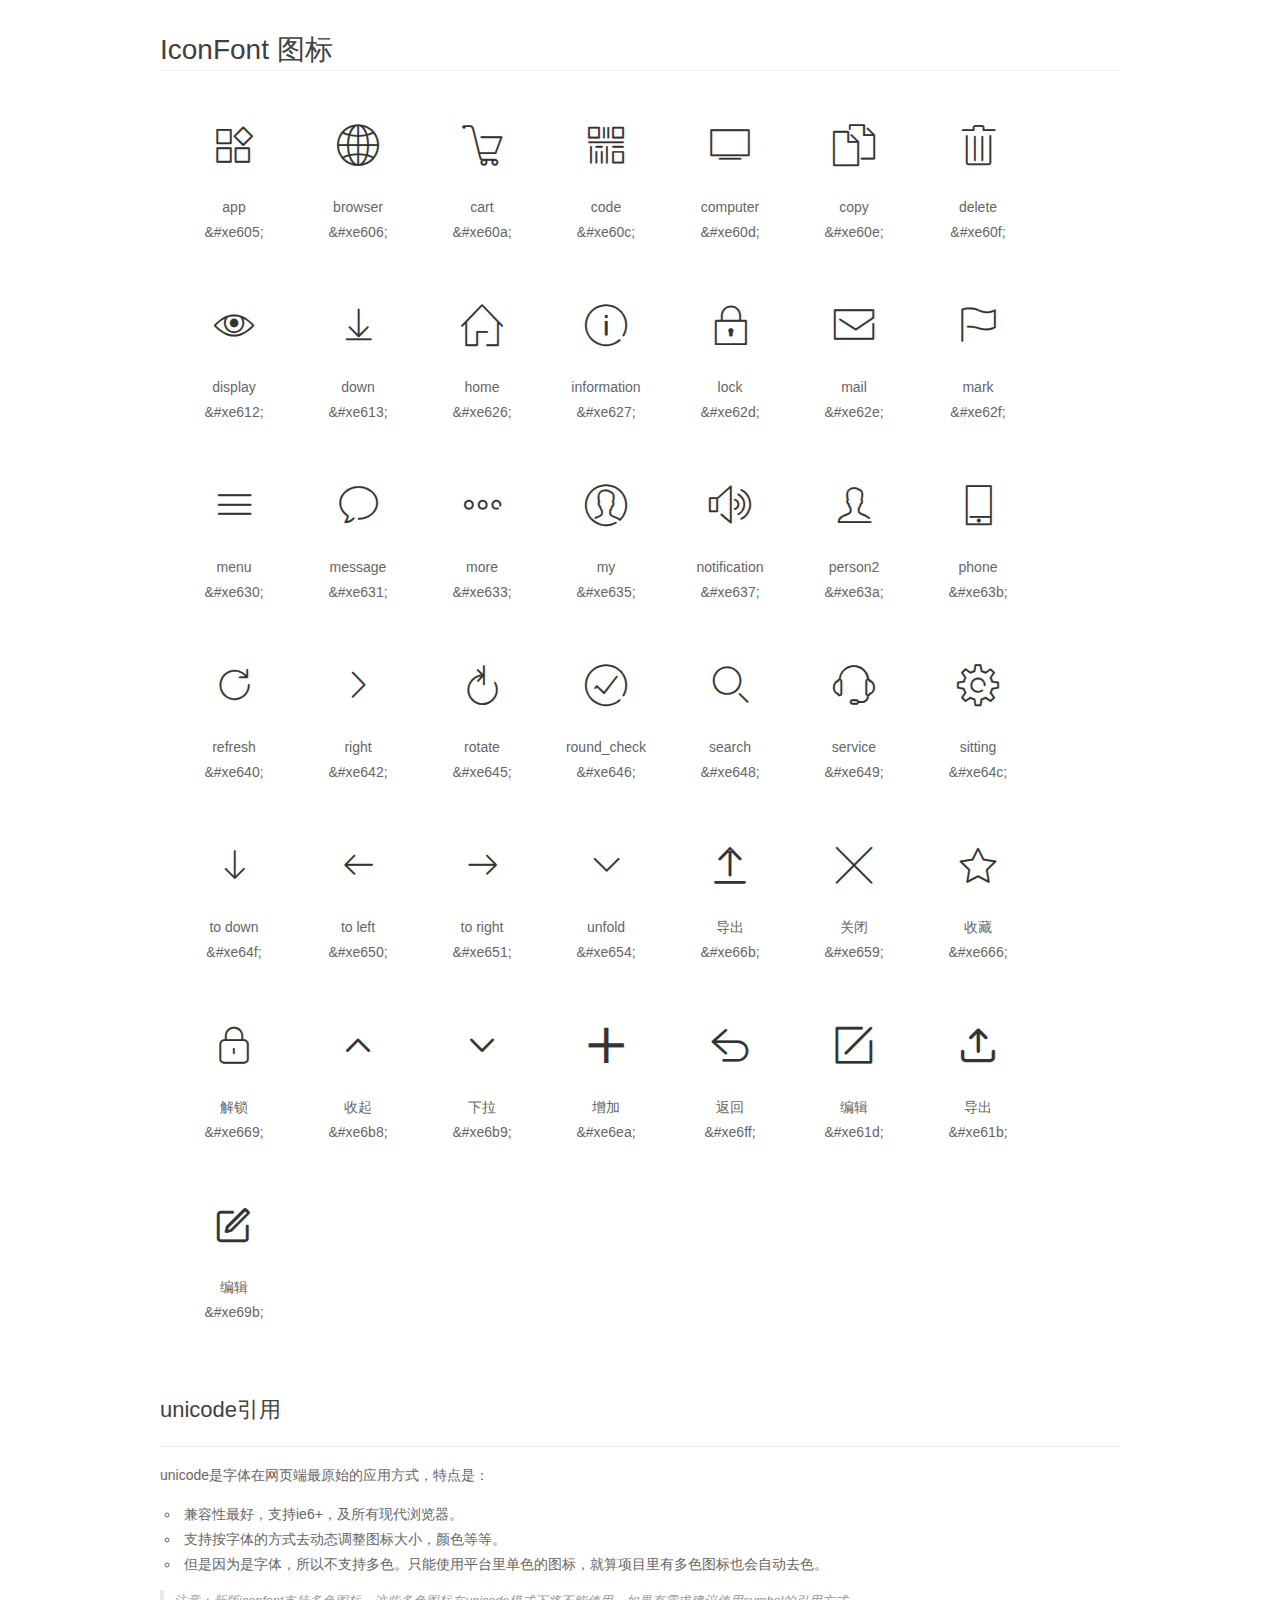
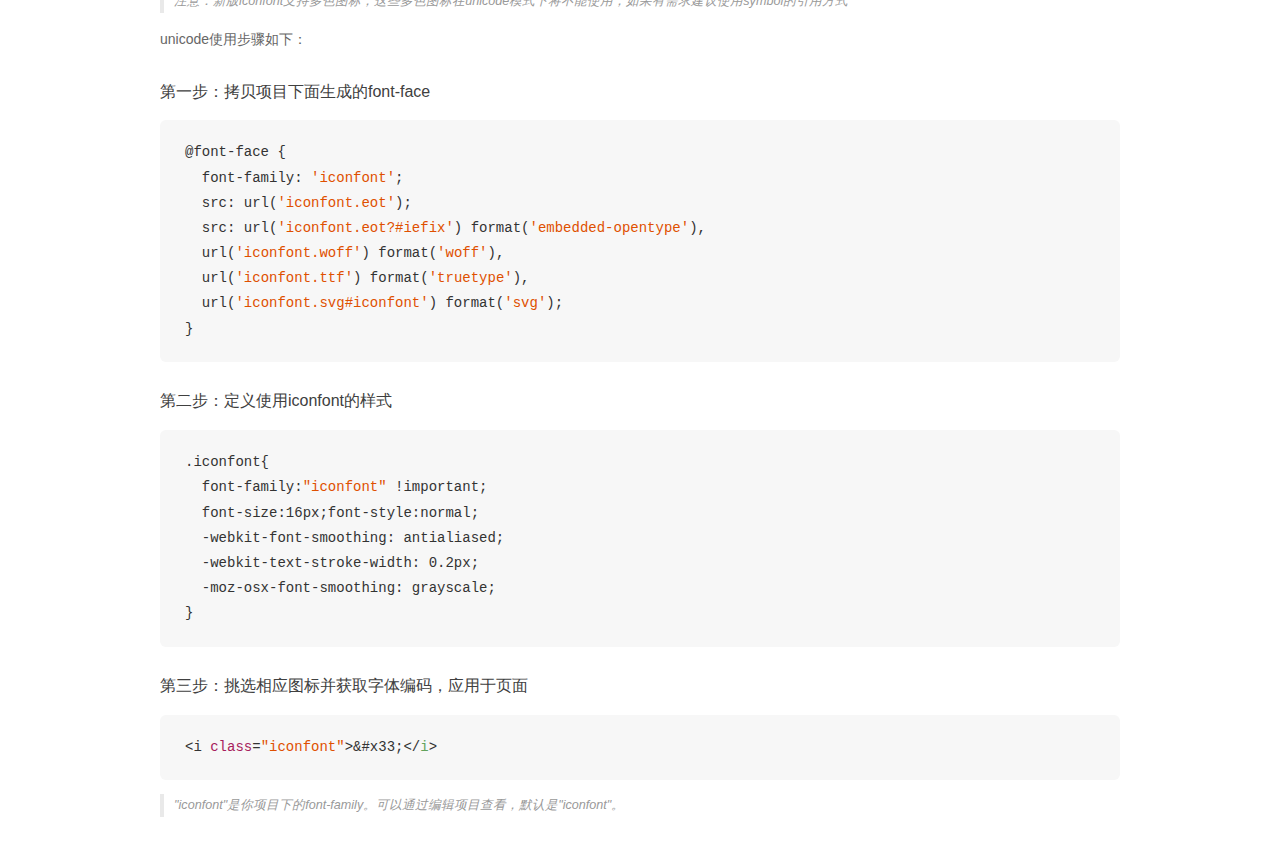
<file: font/demo_unicode.html>
<!DOCTYPE html>
<html>
<head>
    <meta charset="utf-8"/>
    <title>IconFont</title>
    <link rel="stylesheet" href="demo.css">

    <style type="text/css">

        @font-face {font-family: "iconfont";
          src: url('iconfont.eot'); /* IE9*/
          src: url('iconfont.eot#iefix') format('embedded-opentype'), /* IE6-IE8 */
          url('iconfont.woff') format('woff'), /* chrome, firefox */
          url('iconfont.ttf') format('truetype'), /* chrome, firefox, opera, Safari, Android, iOS 4.2+*/
          url('iconfont.svg#iconfont') format('svg'); /* iOS 4.1- */
        }

        .iconfont {
          font-family:"iconfont" !important;
          font-size:16px;
          font-style:normal;
          -webkit-font-smoothing: antialiased;
          -webkit-text-stroke-width: 0.2px;
          -moz-osx-font-smoothing: grayscale;
        }

    </style>
</head>
<body>
    <div class="main markdown">
        <h1>IconFont 图标</h1>
        <ul class="icon_lists clear">
            
                <li>
                <i class="icon iconfont">&#xe605;</i>
                    <div class="name">app</div>
                    <div class="code">&amp;#xe605;</div>
                </li>
            
                <li>
                <i class="icon iconfont">&#xe606;</i>
                    <div class="name">browser</div>
                    <div class="code">&amp;#xe606;</div>
                </li>
            
                <li>
                <i class="icon iconfont">&#xe60a;</i>
                    <div class="name">cart</div>
                    <div class="code">&amp;#xe60a;</div>
                </li>
            
                <li>
                <i class="icon iconfont">&#xe60c;</i>
                    <div class="name">code</div>
                    <div class="code">&amp;#xe60c;</div>
                </li>
            
                <li>
                <i class="icon iconfont">&#xe60d;</i>
                    <div class="name">computer</div>
                    <div class="code">&amp;#xe60d;</div>
                </li>
            
                <li>
                <i class="icon iconfont">&#xe60e;</i>
                    <div class="name">copy</div>
                    <div class="code">&amp;#xe60e;</div>
                </li>
            
                <li>
                <i class="icon iconfont">&#xe60f;</i>
                    <div class="name">delete</div>
                    <div class="code">&amp;#xe60f;</div>
                </li>
            
                <li>
                <i class="icon iconfont">&#xe612;</i>
                    <div class="name">display</div>
                    <div class="code">&amp;#xe612;</div>
                </li>
            
                <li>
                <i class="icon iconfont">&#xe613;</i>
                    <div class="name">down</div>
                    <div class="code">&amp;#xe613;</div>
                </li>
            
                <li>
                <i class="icon iconfont">&#xe626;</i>
                    <div class="name">home</div>
                    <div class="code">&amp;#xe626;</div>
                </li>
            
                <li>
                <i class="icon iconfont">&#xe627;</i>
                    <div class="name">information</div>
                    <div class="code">&amp;#xe627;</div>
                </li>
            
                <li>
                <i class="icon iconfont">&#xe62d;</i>
                    <div class="name">lock</div>
                    <div class="code">&amp;#xe62d;</div>
                </li>
            
                <li>
                <i class="icon iconfont">&#xe62e;</i>
                    <div class="name">mail</div>
                    <div class="code">&amp;#xe62e;</div>
                </li>
            
                <li>
                <i class="icon iconfont">&#xe62f;</i>
                    <div class="name">mark</div>
                    <div class="code">&amp;#xe62f;</div>
                </li>
            
                <li>
                <i class="icon iconfont">&#xe630;</i>
                    <div class="name">menu</div>
                    <div class="code">&amp;#xe630;</div>
                </li>
            
                <li>
                <i class="icon iconfont">&#xe631;</i>
                    <div class="name">message</div>
                    <div class="code">&amp;#xe631;</div>
                </li>
            
                <li>
                <i class="icon iconfont">&#xe633;</i>
                    <div class="name">more</div>
                    <div class="code">&amp;#xe633;</div>
                </li>
            
                <li>
                <i class="icon iconfont">&#xe635;</i>
                    <div class="name">my</div>
                    <div class="code">&amp;#xe635;</div>
                </li>
            
                <li>
                <i class="icon iconfont">&#xe637;</i>
                    <div class="name">notification</div>
                    <div class="code">&amp;#xe637;</div>
                </li>
            
                <li>
                <i class="icon iconfont">&#xe63a;</i>
                    <div class="name">person2</div>
                    <div class="code">&amp;#xe63a;</div>
                </li>
            
                <li>
                <i class="icon iconfont">&#xe63b;</i>
                    <div class="name">phone</div>
                    <div class="code">&amp;#xe63b;</div>
                </li>
            
                <li>
                <i class="icon iconfont">&#xe640;</i>
                    <div class="name">refresh</div>
                    <div class="code">&amp;#xe640;</div>
                </li>
            
                <li>
                <i class="icon iconfont">&#xe642;</i>
                    <div class="name">right</div>
                    <div class="code">&amp;#xe642;</div>
                </li>
            
                <li>
                <i class="icon iconfont">&#xe645;</i>
                    <div class="name">rotate</div>
                    <div class="code">&amp;#xe645;</div>
                </li>
            
                <li>
                <i class="icon iconfont">&#xe646;</i>
                    <div class="name">round_check</div>
                    <div class="code">&amp;#xe646;</div>
                </li>
            
                <li>
                <i class="icon iconfont">&#xe648;</i>
                    <div class="name">search</div>
                    <div class="code">&amp;#xe648;</div>
                </li>
            
                <li>
                <i class="icon iconfont">&#xe649;</i>
                    <div class="name">service</div>
                    <div class="code">&amp;#xe649;</div>
                </li>
            
                <li>
                <i class="icon iconfont">&#xe64c;</i>
                    <div class="name">sitting</div>
                    <div class="code">&amp;#xe64c;</div>
                </li>
            
                <li>
                <i class="icon iconfont">&#xe64f;</i>
                    <div class="name">to down</div>
                    <div class="code">&amp;#xe64f;</div>
                </li>
            
                <li>
                <i class="icon iconfont">&#xe650;</i>
                    <div class="name">to left</div>
                    <div class="code">&amp;#xe650;</div>
                </li>
            
                <li>
                <i class="icon iconfont">&#xe651;</i>
                    <div class="name">to right</div>
                    <div class="code">&amp;#xe651;</div>
                </li>
            
                <li>
                <i class="icon iconfont">&#xe654;</i>
                    <div class="name">unfold</div>
                    <div class="code">&amp;#xe654;</div>
                </li>
            
                <li>
                <i class="icon iconfont">&#xe66b;</i>
                    <div class="name">导出</div>
                    <div class="code">&amp;#xe66b;</div>
                </li>
            
                <li>
                <i class="icon iconfont">&#xe659;</i>
                    <div class="name">关闭</div>
                    <div class="code">&amp;#xe659;</div>
                </li>
            
                <li>
                <i class="icon iconfont">&#xe666;</i>
                    <div class="name">收藏</div>
                    <div class="code">&amp;#xe666;</div>
                </li>
            
                <li>
                <i class="icon iconfont">&#xe669;</i>
                    <div class="name">解锁</div>
                    <div class="code">&amp;#xe669;</div>
                </li>
            
                <li>
                <i class="icon iconfont">&#xe6b8;</i>
                    <div class="name">收起</div>
                    <div class="code">&amp;#xe6b8;</div>
                </li>
            
                <li>
                <i class="icon iconfont">&#xe6b9;</i>
                    <div class="name">下拉</div>
                    <div class="code">&amp;#xe6b9;</div>
                </li>
            
                <li>
                <i class="icon iconfont">&#xe6ea;</i>
                    <div class="name">增加</div>
                    <div class="code">&amp;#xe6ea;</div>
                </li>
            
                <li>
                <i class="icon iconfont">&#xe6ff;</i>
                    <div class="name">返回</div>
                    <div class="code">&amp;#xe6ff;</div>
                </li>
            
                <li>
                <i class="icon iconfont">&#xe61d;</i>
                    <div class="name">编辑</div>
                    <div class="code">&amp;#xe61d;</div>
                </li>
            
                <li>
                <i class="icon iconfont">&#xe61b;</i>
                    <div class="name">导出</div>
                    <div class="code">&amp;#xe61b;</div>
                </li>
            
                <li>
                <i class="icon iconfont">&#xe69b;</i>
                    <div class="name">编辑</div>
                    <div class="code">&amp;#xe69b;</div>
                </li>
            
        </ul>
        <h2 id="unicode-">unicode引用</h2>
        <hr>

        <p>unicode是字体在网页端最原始的应用方式，特点是：</p>
        <ul>
        <li>兼容性最好，支持ie6+，及所有现代浏览器。</li>
        <li>支持按字体的方式去动态调整图标大小，颜色等等。</li>
        <li>但是因为是字体，所以不支持多色。只能使用平台里单色的图标，就算项目里有多色图标也会自动去色。</li>
        </ul>
        <blockquote>
        <p>注意：新版iconfont支持多色图标，这些多色图标在unicode模式下将不能使用，如果有需求建议使用symbol的引用方式</p>
        </blockquote>
        <p>unicode使用步骤如下：</p>
        <h3 id="-font-face">第一步：拷贝项目下面生成的font-face</h3>
        <pre><code class="lang-js hljs javascript">@font-face {
  font-family: <span class="hljs-string">'iconfont'</span>;
  src: url(<span class="hljs-string">'iconfont.eot'</span>);
  src: url(<span class="hljs-string">'iconfont.eot?#iefix'</span>) format(<span class="hljs-string">'embedded-opentype'</span>),
  url(<span class="hljs-string">'iconfont.woff'</span>) format(<span class="hljs-string">'woff'</span>),
  url(<span class="hljs-string">'iconfont.ttf'</span>) format(<span class="hljs-string">'truetype'</span>),
  url(<span class="hljs-string">'iconfont.svg#iconfont'</span>) format(<span class="hljs-string">'svg'</span>);
}
</code></pre>
        <h3 id="-iconfont-">第二步：定义使用iconfont的样式</h3>
        <pre><code class="lang-js hljs javascript">.iconfont{
  font-family:<span class="hljs-string">"iconfont"</span> !important;
  font-size:<span class="hljs-number">16</span>px;font-style:normal;
  -webkit-font-smoothing: antialiased;
  -webkit-text-stroke-width: <span class="hljs-number">0.2</span>px;
  -moz-osx-font-smoothing: grayscale;
}
</code></pre>
        <h3 id="-">第三步：挑选相应图标并获取字体编码，应用于页面</h3>
        <pre><code class="lang-js hljs javascript">&lt;i <span class="hljs-class"><span class="hljs-keyword">class</span></span>=<span class="hljs-string">"iconfont"</span>&gt;&amp;#x33;<span class="xml"><span class="hljs-tag">&lt;/<span class="hljs-name">i</span>&gt;</span></span></code></pre>

        <blockquote>
        <p>"iconfont"是你项目下的font-family。可以通过编辑项目查看，默认是"iconfont"。</p>
        </blockquote>
    </div>


</body>
</html>
</file>
<file: css/Qui.css>
@import url("base.css");
@import url("page.css");
/*@import url("../font/iconfont.css");*/
@import url("//at.alicdn.com/t/font_827022_k17voghi3i.css");
@import url("form.css");
@import url("common.css");

@font-face {
  font-family: 'iconfont';  /* project id 827022 */
  src: url('//at.alicdn.com/t/font_827022_k17voghi3i.eot');
  src: url('//at.alicdn.com/t/font_827022_k17voghi3i.eot?#iefix') format('embedded-opentype'),
  url('//at.alicdn.com/t/font_827022_k17voghi3i.woff') format('woff'),
  url('//at.alicdn.com/t/font_827022_k17voghi3i.ttf') format('truetype'),
  url('//at.alicdn.com/t/font_827022_k17voghi3i.svg#iconfont') format('svg');
}

/*公共部分*/
html,body{height: 100%;position: relative;}
i.iconfont{
	display: inline-block;
	/*vertical-align: middle;*/
	padding-right: 5px;
}
.dn{
	display: none;
}
.float_right{
	float: right;
}
.box-shadow{
	box-shadow: 0 1px 2px 0 rgba(0,0,0,.05);
}
.vertical{
	vertical-align: middle;
}
.shrink_icon{
	cursor: pointer;
	transition: all .4s ease-in-out;
}
.shrink_icon.active{
	transform: rotate(180deg);
	-webkit-transform: rotate(180deg);
}

/*pading*/
.pr-4{
	padding-right: 4px;
}
.pd20{
	padding: 20px;
}
/*margin*/
.mg_r10{
	margin-right: 10px;
}
/*font-size*/
.fz_20{
	font-size: 20px;
}
/*width*/
.w_200{
	width: 200px;
}
.w_auto{
	width: auto;
}

.Qui_header_block{
	height: 140px;
	padding: 20px;
}
.bgc_them{
	background: var(--backColor);
}

.bgc_range{
	background: #ff6c00;
}
.bgc_default{
	background: #b3b3b3;
}
/*遮罩层*/
.Qui_shade{
	position: fixed;
	left: 0;
	top: 0;
	width: 100%;
	height: 100%;
	background: rgba(0,0,0,.2);
	z-index: 2;
}
.modal_popup{
	position: fixed;
	width: 100%;
	height: 100%;
	top: 0;
	right: 0;
	bottom: 0;
	left: 0;
	z-index: 1;
	display: none;
	overflow: hidden;
	-webkit-overflow-scrolling: touch;
	outline: 0;
}
.modal_popup .modal_back{
	width: 100%;
	height: 100%;
	background: rgba(0, 0, 0, 0.2);
	position: absolute;
	top: 0;
	right: 0;
	left: 0;
	z-index: 2;
}
.modal_popup .modal_main{
	position: absolute;
	top: 50%;
	left: 59%;
	z-index: 3;
	transform: translate(-50%,-50%);
	/*padding: 20px 0;*/
	background: #fff;
	border-radius: 2px;
	min-height: 200px;
	box-shadow: 0 1px 2px 0 rgba(0,0,0,.05);
}
.modal_main .modal_title{
	height: 42px;
  line-height: 42px;
  padding: 0 15px;
  border-bottom: 1px solid #eee;
  background-color: #F8F8F8;
  color: #333;
  border-radius: 2px 2px 0 0;
  text-align: center;
  font-weight: bold;
}
.modal_main .modal_body{
	position: relative;
  width: 100%;
  padding: 15px;
  line-height: 24px;
  overflow-x: hidden;
	overflow-y: auto;
}
.modal_main .modal_close_icon{
	position: absolute;
	right: 10px;
	top: 10px;
	color: #333;
	z-index: 1;
	cursor: pointer;
}
.modal_main .modal_btn_box{
	text-align: center;
}
/*清除浮动*/
.modal_main .modal_body:after {content: "."; display: block; height:0; clear:both; visibility: hidden;}
.modal_main .modal_body { *zoom:1; }



.Qui_layer{
	-webkit-overflow-scrolling:touch;
	position: absolute;
	top: 60px;
	right: 0;
	width: 300px;
	height: 100%;
	background-color: #fff;
	box-shadow: 1px 1px 50px rgba(0,0,0,.3);
	z-index: 4;
}
.Qui_layer .layer_content{
	position: relative;
	overflow: auto;
}
.Qui_layer .layer_menu_ul li{
	position: relative;
	/*height: 50px;*/
	line-height: 50px;
	padding: 0 15px;
	border-bottom: 1px solid #f6f6f6;
	border-radius: 2px 2px 0 0;	
}
.Qui_layer .layer_menu_ul li a{
	color: #333;
}
.Qui_layer .layer_menu_ul>li:hover{
	background-color: #e6e6e6;
}

@media screen and (max-width: 768px){
	
	.Qui_hide_xs{
	    display: none!important;
	}
	.li_more{
		display: block;
	}
}


/*单选框，复选框公共样式*/
.Quitable input[type=checkbox],.Quitable input[type=radio]{
    display: inline-block;  
    vertical-align: middle;
    width: 18px;  
    height: 18px;
    line-height: 18px;
    text-align: center;
    -webkit-appearance: none;  
    background-color: transparent;  
    border: 0;  
    outline: 0 !important;
    position: relative;
    cursor: pointer;
    transition: all .4s ease-in-out;
}
.Quitable input[type=checkbox]:after,.Quitable input[type=radio]:before,input[type=radio]:after{
	font-family: 'iconfont';  /* project id 827022 */
}
.Quitable input[type=checkbox]:after  {  
    content: "";  
    display:block;  
    width: 18px;  
    height: 18px;
    color: #fff;  
    border: 1px solid #d2d2d2;
    border-radius: 2px; 
    box-sizing:border-box;
    transition: all .3s ease-in-out;
}
.Quitable input[type=checkbox]:checked:after{
    content:'\e6c1';
    /*background-color: #2d76b8;*/
    /*border-color: #2d76b8;*/
   	background-color: #0C183E;
    border-color: #0C183E;
    background-color: var(--backColor);
    border-color: var(--backColor);
}
.Quitable input[type=checkbox].active:after{
    content:'';
    background-color: #2d76b8;
    border-color: #2d76b8;
}
.Quitable input[type=checkbox].allCheck:after{
    border-color: #fff;
}
.Quitable input[type=checkbox].allCheck:checked:after{
    background-color: #fff;
}
.Quitable input[type=radio]:before  {
    content: "";  
    display:block;
    width: 18px;  
    height: 18px;  
    border-radius: 50%;
    color: #fff;  
    border: 1px solid #858585;  
    box-sizing:border-box;
    /*position: relative;*/
}
.Quitable input[type=radio]:checked:before{
    content:'\e6c1';
    /*background-color: #2d76b8;*/
    /*border-color: #2d76b8;*/
   	background-color: #0C183E;
    border-color: #0C183E;
    background-color: var(--backColor);
    border-color: var(--backColor);
}

/*input[type=radio]:after{
	content: '';
	width: 6px;
	height: 6px;
	position: absolute;
	top: 50%;
	left: 50%;
	transform: translate(-50%,-50%);
	border-radius: 50%;
    transition: background-color .3s ease-in-out;
}
input[type=radio]:checked:after{
	background-color: #2d76b8;
}*/


.Qui_checkbox{
	display: inline-block;
	font-family: 'iconfont';
}
.Qui_checkbox input[type='checkbox'],.Qui_checkbox input[type='radio']{
    display: none;
    
}
.Qui_checkbox	input[type="checkbox"]+label,.Qui_checkbox	input[type="radio"]+label{
    display: inline-block;
    position: relative;
    -webkit-box-sizing: border-box;
    -moz-box-sizing: border-box;
    box-sizing: border-box;
		vertical-align: middle;
		-moz-user-select: none;
		-webkit-user-select: none;
		-ms-user-select: none;
		cursor: pointer;
}			
.Qui_checkbox	input[type="checkbox"]+label:before,.Qui_checkbox	input[type="radio"]+label:before{
    border: 1px solid #d2d2d2;
    content:'';
    display: inline-block;
    width: 14px;
    height: 14px;
    margin-right: 5px;
    line-height: 14px;
    background: #fff;
    vertical-align: middle;
    color: #fff;
    -webkit-transition: background ease-in .2s;
    -o-transition: background ease-in .2s;
    transition: background ease-in .2s;
}
.Qui_checkbox	input[type="radio"]+label:before{
	border-radius: 50%;
	line-height: 16px;
}
.Qui_checkbox input[type="checkbox"]:checked+label:before{
    content:'\e6c1';
    background-color: #0C183E;
    border-color: #0C183E;
    background-color: var(--backColor);
    border-color: var(--backColor);
}
.Qui_checkbox input[type="radio"]:checked+label:before{
		content:'\e604';
		border-color: #0C183E;
    border-color: var(--backColor);
    font-size: 15px;
    text-align: center;
    color: #15a2a2;
    line-height: 16px;
}
/*.Qui_checkbox input[type="radio"]:checked+label:after{
		content:'';
		position: absolute;
		left: 50%;
		top: 50%;
		width: 0.5em;
		height: 0.5em;
		border-radius: 0.5em;
		background: #15a2a2;
}*/

.Qui_checkbox	input[type="checkbox"]+label span,.Qui_checkbox	input[type="radio"]+label span{
	display: inline-block;
	vertical-align: middle;
	margin-right: 5px;
}


/*table样式*/
.fixed_table{
	padding: 15px;
}
.fixed_table_body{
	background-color: #fff;
	padding: 20px;
}
.Quitable .table_head_box{
	
}
.Quitable .table_body_box{
	overflow: auto;
}

.Quitable table{
	width: 100%;
	border: 1px solid #ddd;
	box-shadow: 0px -1px 5px #f5f5f5;
}
.Quitable table th,.Quitable table td{
	text-align: center;
	border-right: 1px solid #ddd;
	border-bottom: 1px solid #ddd;
	padding: 10px 5px;
}
.tab_box thead{
	/*background: #999;*/
	background: #f4f4f4;
}
.table-main tbody tr:nth-of-type(even){
	background: #eee;
}
.tab_box tbody tr.on{
	background: #eee;
}
.tab_box tbody tr.active{
	/*background: #bdbdbd;*/
	background: #d0d0d0;
}
.tab_box tbody tr:hover{
	background-color: #fbf7f3;
}

button{
	padding: 5px 15px 5px;
	border-radius: 4px;
	cursor: pointer;
	border: none;
	outline: none;
	margin: 10px 0 10px 10px;
	color: #fff;
	transition: all .4s ease-in-out;
}
button .iconfont{
	padding-right: 4px;
	font-size: 14px;
}
button.theme_color{
	background: var(--backColor);
	
}
button.theme_color:hover{
	/*background: #101010;*/
	background: #138888;
	
}
button.default{
	/*background: #b3b3b3;*/
	background: #ff6c00;
	
}
button.default:hover{
	background: #de5e00;
}
button.danger{
	
	/*background: #c53c3c;*/
	background: #da0c00;
}
button.danger:hover{
	background: #c30e03;
}



/*首页*/
.Qui_header{
	height: var(--height);
	/*border-bottom: 1px solid #e5e5e5;*/
	background: var(--themback);
	/*background: #111c4e;*/
	background: #15a2a2;
	color: #fff;
}
.Qui_header .Qui_nav{
	position: fixed;
	top: 0;
	left: 0;
	height: 60px;
	z-index: 10;
	width: 100%;
}
.Qui_header .Qui_nav_container{
	padding: 0 15px;
	margin: 0 auto;
	height: 100%;
}
.Qui_header .logo{
	display: inline-block;
	height: 100%;
	text-decoration: none;
	cursor: pointer;
	background-repeat: no-repeat;
	background-position: left center;
	background-size: auto 100%;
	margin-right: 10px;
	float: left;
	line-height: 60px;
	min-width: 190px;
	text-align: center;
}
.Qui_header .logo img{
	/*width: auto;*/
	height: 100%;
}

/*.Qui_nav_container .nav_bar{
	float: right;
	display: inline-block;
}*/

.Qui_nav_container .nav_bar{
	/*float: right;*/
	display: inline-block;
	position: absolute;
}
.Qui_nav_container .nav_bar_left{
	left: 190px;
}
.Qui_nav_container .nav_bar_right{
	right: 10px;
}

.nav_bar > ul>li{
	/*color: #fff;*/
	line-height: var(--height);
	position: relative;
	float: left;
	padding: 0 6px;
}
.nav_bar > ul>li>a{
	padding: 0 6px;
	display: inline-block;
	text-align: center;
	color: #fff;
	transition: all .3s ease-in-out;
	font-family: 'iconfont';
}
.nav_bar > ul>li>a.active i:before{
	content: '\e6b8';
}
.nav_bar > ul>li>a:hover{
	background-color: rgba(255,255,255,.2);
}
.menu{
	border-top: 0;
}
.box-shadow{
  -webkit-box-shadow: 0 1px 2px rgba(0,0,0,0.1);
  box-shadow: 0 1px 2px rgba(0,0,0,0.1);

}

.QuiDrop{
	transition: all 1s ease-in-out;
}
.nav_bar > ul > li.QuiDrop > .Qui_drop_menu {
	/*display: none;*/
	background: #fff;
	border: solid 1px #f2f2f2;
	border-bottom-left-radius: 5px;
	border-bottom-right-radius: 5px;
	/*transition: all .3s ease-in-out;*/
}
.Qui_drop_menu{
	display: none;
}
.Qui_drop_menu li{
	
}
.Qui_drop_menu li a{
	display: block;
	border-bottom: solid 1px #f2f2f2;
	padding: 5px 20px;
	font-weight: normal;
	white-space: nowrap;
	line-height: 1.8;
	color:#666;
}

/*侧边栏开始*/
.Qui_aside {
    position: absolute;
    top: 60px;
    bottom: 0;
    left: 0;
    padding-top: 10px;
    width: 198px;
    z-index: 99;
    overflow: auto;
    /*border-right: 1px solid #e5e5e5;*/
    background-color: #1B2338;
    /*background-color: #0C183E;*/
}

[class*="side-"]{
	display: inline-block;
	width: 34px;
	/*height: 34px;*/
	background-position: center;
	/*vertical-align: middle;*/
	display: none;
	text-align: center;
	/*line-height: 35px;*/
	/*background-size: ;*/
}
.menu_dropdown{
	font-family: 'iconfont';
	user-select: none;
}
.menu_dropdown dl a{
	display: block;
}
.menu_dropdown dl a dt{
	/*padding-left: 43px;*/
}
.menu_dropdown dt,.menu_dropdown ul li p{
	display: block;
	padding: 4px 0;
	overflow: hidden;
	line-height: 35px;
	padding-left: 15px;
	cursor: pointer;
	position: relative;
	font-weight: normal;
	border-bottom: 1px solid #021717;
	/*color: #fff;*/
	color: rgba(255,255,255,.7);
}
.menu_dropdown ul li p{
	padding-left: 52px;
}
.menu_dropdown dt.on,.menu_dropdown ul li p.on{
	color: #fff;
}
.menu_dropdown dd{
	display: none;
	background: #060f29;
}

.menu_dropdown dt:hover{
	/*color: #ffff00;*/
	color: #ffa200;
}
.menu_dropdown dt .menu_dropdown-arrow,.menu_dropdown dd li .menu_dropdown-arrow{
	position: absolute;
	top: 4px;
	right: 30px;
	transition-duration: 0.3s;
	transition-property: all;
}
.menu_dropdown dt span,.menu_dropdown dd li span{
	/*padding-left: 30px;*/
	display: inline-block;
}
.menu_dropdown dt.selected .menu_dropdown-arrow ,.menu_dropdown p.selected .menu_dropdown-arrow{
    transform: rotate(90deg);
}

/*二级导航样式*/
.menu_dropdown dd ul{
	/*padding: 3px 8px;*/
}
.menu_dropdown dd ul li{
	/*line-height: 32px;
	zoom: 1;*/
	line-height: 35px;
  zoom: 1;
}
.menu_dropdown dd ul li a{
	position: relative;
  padding-left: 52px;
	border-bottom: none;
	font-weight: normal;
	display: block;
	padding-top: 4px;
	padding-bottom: 4px;
	/*width: 100%;*/
}
/*二级导航下面的三级导航样式*/
.menu_dropdown dd ul li ol{
	display: none;
}
.menu_dropdown dd ul li ol li a{
	padding-left: 66px;
}
.menu_dropdown li a{
	/*color: #fff;*/
	color: rgba(255,255,255,.7);
}
.menu_dropdown li a:hover{
	color: #ffa200;
}

.menu_dropdown dl a.active{
	/*background-color: var(--backColor);*/
	/*background-color: #1B2338;*/
	/*background-color: #2b3b67;*/
	background-color: #15a2a2;
	/*color: #ffff00;*/
	color: #fff;
}
.menu_dropdown dl a.active dt{
	/*color: #ffff00;*/
	color: #fff;
}



/*主体内容*/
.Qui_body{
	position: absolute;
	top: 60px;
	right: 0;
	bottom: 0;
	/*width: 100%;*/
	left: 198px;
	/*overflow: hidden;*/
	overflow-x: auto;
}
/*导航*/
.Qui_body .Qui_card{
	/*position: absolute;
	top: 60px;*/
	
	height: 50px;
	line-height: 50px;
	padding: 0 20px;
	background: #fff;
	margin-bottom: 15px;
	display: none;
}
.Qui_body .Qui_card a{
	color: #666;
}
.Qui_body .Qui_card span[Qui-separator]{
	margin: 0 10px;
	color: #999;
}
.Qui_body .iframe_box{
	/*background-color: #fff;*/
	position: relative;
}

/*.QuiDrop.open .dropDown_A{
	background-color: rgba(255,255,255,.2);
}
.QuiDrop.open .dropDown_A i{
	transform: rotate(180deg);
}*/
/*.QuiDrop.open .Qui_drop_menu{
	display: block;
}*/
.dropDown_A i{
	transition: all .3s ease-in-out;
}
.QuiDrop.open .dropDown_A{
	background-color: rgba(255,255,255,.2);
}
.QuiDrop.open .dropDown_A i{
	transform: rotate(180deg);
}

/*区块*/
.Qui_fluid{
	position: relative;
	padding: 15px;
	width: 100%;
}

.Qui_block{
	border-radius: 2px;
	background-color: #fff;
	box-shadow: 0 1px 2px 0 rgba(0,0,0,.05);
	margin-bottom: 15px;
}
.Qui_block:last-child{
	margin-bottom: 0;
}
.Qui_block .Qui_block_header{
	height: 42px;
	line-height: 42px;	
	padding: 0 15px;
	border-bottom: 1px solid #F6F6F6;
	color: #333;
	border-radius: 2px 2px 0  0;
}
.Qui_block .Qui_block_body{
	position: relative;
	width: 100%;
	padding: 10px 15px;
	line-height: 24px;
}

/*让盒子居中*/
.boxcenter{
	/*margin-left: 18%;*/
	text-align: center;
	
}
.boxcenter>*{
	float: none;
	text-align: left;
	display: inline-block;
}

/*空间*/
.Qui_row_space10{
	margin: -5px;
}
.Qui_row_space10>*{
	padding: 5px;
}
.Qui_row_space12{
	margin: -6px;
}
.Qui_row_space12>*{
	padding: 6px;
}
.Qui_row_space15{
	margin: -7.5px;
}
.Qui_row_space15>*{
	padding: 7.5px;
}
/*空间*/



/*loading 样式*/
.loader{
	position: fixed;
	left: 0;
  top: 0;
	width: 100%;
	height: 100%;
	background: rgba(0,0,0,.2);
	display: none;
}
.spinner {
  position: absolute;
  width: 150px;
  text-align: center;
  left: 50%;
  top: 50%;
  transform: translate(-50%,-50%);
}
 
.spinner > div {
  width: 30px;
  height: 30px;
  background-color: #15a2a2;
 
  border-radius: 100%;
  display: inline-block;
  -webkit-animation: bouncedelay 1.4s infinite ease-in-out;
  animation: bouncedelay 1.4s infinite ease-in-out;
  /* Prevent first frame from flickering when animation starts */
  -webkit-animation-fill-mode: both;
  animation-fill-mode: both;
}
 
.spinner .bounce1 {
  -webkit-animation-delay: -0.32s;
  animation-delay: -0.32s;
}
 
.spinner .bounce2 {
  -webkit-animation-delay: -0.16s;
  animation-delay: -0.16s;
}
 
@-webkit-keyframes bouncedelay {
  0%, 80%, 100% { -webkit-transform: scale(0.0) }
  40% { -webkit-transform: scale(1.0) }
}
 
@keyframes bouncedelay {
  0%, 80%, 100% {
    transform: scale(0.0);
    -webkit-transform: scale(0.0);
  } 40% {
    transform: scale(1.0);
    -webkit-transform: scale(1.0);
  }
}
/*loading 样式结束*/





/*媒体查询*/
@media only screen and (max-width: 800px) {
	/*.Qui_aside {
		display: none;
	}
	.Qui_body{
		left: 0;
	}*/
}
@media screen and (max-width: 768px){
	.Qui_header .logo{
		min-width: 82px;
	}
	.Qui_nav_container .nav_bar_left{
		left: 100px;
	}
}
</file>
<file: font/iconfont.css>
@font-face {font-family: "iconfont";
  src: url('iconfont.eot?t=1536289343856'); /* IE9*/
  src: url('iconfont.eot?t=1536289343856#iefix') format('embedded-opentype'), /* IE6-IE8 */
  url('[data-uri]') format('woff'),
  url('iconfont.ttf?t=1536289343856') format('truetype'), /* chrome, firefox, opera, Safari, Android, iOS 4.2+*/
  url('iconfont.svg?t=1536289343856#iconfont') format('svg'); /* iOS 4.1- */
}

.iconfont {
  font-family:"iconfont" !important;
  font-size:16px;
  font-style:normal;
  -webkit-font-smoothing: antialiased;
  -moz-osx-font-smoothing: grayscale;
}

.icon-app:before { content: "\e605"; }

.icon-browser:before { content: "\e606"; }

.icon-cart:before { content: "\e60a"; }

.icon-code:before { content: "\e60c"; }

.icon-computer:before { content: "\e60d"; }

.icon-copy:before { content: "\e60e"; }

.icon-delete:before { content: "\e60f"; }

.icon-display:before { content: "\e612"; }

.icon-down:before { content: "\e613"; }

.icon-home:before { content: "\e626"; }

.icon-information:before { content: "\e627"; }

.icon-lock:before { content: "\e62d"; }

.icon-mail:before { content: "\e62e"; }

.icon-mark:before { content: "\e62f"; }

.icon-menu:before { content: "\e630"; }

.icon-message:before { content: "\e631"; }

.icon-more:before { content: "\e633"; }

.icon-my:before { content: "\e635"; }

.icon-notification:before { content: "\e637"; }

.icon-person2:before { content: "\e63a"; }

.icon-phone:before { content: "\e63b"; }

.icon-refresh:before { content: "\e640"; }

.icon-right:before { content: "\e642"; }

.icon-rotate:before { content: "\e645"; }

.icon-roundcheck:before { content: "\e646"; }

.icon-search:before { content: "\e648"; }

.icon-service:before { content: "\e649"; }

.icon-sitting:before { content: "\e64c"; }

.icon-todown:before { content: "\e64f"; }

.icon-toleft:before { content: "\e650"; }

.icon-toright:before { content: "\e651"; }

.icon-unfold:before { content: "\e654"; }

.icon-daochu:before { content: "\e66b"; }

.icon-guanbi:before { content: "\e659"; }

.icon-shoucang:before { content: "\e666"; }

.icon-jiesuo:before { content: "\e669"; }

.icon-shouqi:before { content: "\e6b8"; }

.icon-xiala:before { content: "\e6b9"; }

.icon-zengjia:before { content: "\e6ea"; }

.icon-fanhui:before { content: "\e6ff"; }

.icon-bianji:before { content: "\e61d"; }

.icon-daochu1:before { content: "\e61b"; }

.icon-Group-:before { content: "\e69b"; }
</file>
<file: font/demo.css>
*{margin: 0;padding: 0;list-style: none;}
/*
KISSY CSS Reset
理念：1. reset 的目的不是清除浏览器的默认样式，这仅是部分工作。清除和重置是紧密不可分的。
2. reset 的目的不是让默认样式在所有浏览器下一致，而是减少默认样式有可能带来的问题。
3. reset 期望提供一套普适通用的基础样式。但没有银弹，推荐根据具体需求，裁剪和修改后再使用。
特色：1. 适应中文；2. 基于最新主流浏览器。
维护：玉伯<lifesinger@gmail.com>, 正淳<ragecarrier@gmail.com>
 */

/** 清除内外边距 **/
body, h1, h2, h3, h4, h5, h6, hr, p, blockquote, /* structural elements 结构元素 */
dl, dt, dd, ul, ol, li, /* list elements 列表元素 */
pre, /* text formatting elements 文本格式元素 */
form, fieldset, legend, button, input, textarea, /* form elements 表单元素 */
th, td /* table elements 表格元素 */ {
  margin: 0;
  padding: 0;
}

/** 设置默认字体 **/
body,
button, input, select, textarea /* for ie */ {
  font: 12px/1.5 tahoma, arial, \5b8b\4f53, sans-serif;
}
h1, h2, h3, h4, h5, h6 { font-size: 100%; }
address, cite, dfn, em, var { font-style: normal; } /* 将斜体扶正 */
code, kbd, pre, samp { font-family: courier new, courier, monospace; } /* 统一等宽字体 */
small { font-size: 12px; } /* 小于 12px 的中文很难阅读，让 small 正常化 */

/** 重置列表元素 **/
ul, ol { list-style: none; }

/** 重置文本格式元素 **/
a { text-decoration: none; }
a:hover { text-decoration: underline; }


/** 重置表单元素 **/
legend { color: #000; } /* for ie6 */
fieldset, img { border: 0; } /* img 搭车：让链接里的 img 无边框 */
button, input, select, textarea { font-size: 100%; } /* 使得表单元素在 ie 下能继承字体大小 */
/* 注：optgroup 无法扶正 */

/** 重置表格元素 **/
table { border-collapse: collapse; border-spacing: 0; }

/* 清除浮动 */
.ks-clear:after, .clear:after {
  content: '\20';
  display: block;
  height: 0;
  clear: both;
}
.ks-clear, .clear {
  *zoom: 1;
}

.main {
  padding: 30px 100px;
width: 960px;
margin: 0 auto;
}
.main h1{font-size:36px; color:#333; text-align:left;margin-bottom:30px; border-bottom: 1px solid #eee;}

.helps{margin-top:40px;}
.helps pre{
  padding:20px;
  margin:10px 0;
  border:solid 1px #e7e1cd;
  background-color: #fffdef;
  overflow: auto;
}

.icon_lists{
  width: 100% !important;

}

.icon_lists li{
  float:left;
  width: 100px;
  height:180px;
  text-align: center;
  list-style: none !important;
}
.icon_lists .icon{
  font-size: 42px;
  line-height: 100px;
  margin: 10px 0;
  color:#333;
  -webkit-transition: font-size 0.25s ease-out 0s;
  -moz-transition: font-size 0.25s ease-out 0s;
  transition: font-size 0.25s ease-out 0s;

}
.icon_lists .icon:hover{
  font-size: 100px;
}



.markdown {
  color: #666;
  font-size: 14px;
  line-height: 1.8;
}

.highlight {
  line-height: 1.5;
}

.markdown img {
  vertical-align: middle;
  max-width: 100%;
}

.markdown h1 {
  color: #404040;
  font-weight: 500;
  line-height: 40px;
  margin-bottom: 24px;
}

.markdown h2,
.markdown h3,
.markdown h4,
.markdown h5,
.markdown h6 {
  color: #404040;
  margin: 1.6em 0 0.6em 0;
  font-weight: 500;
  clear: both;
}

.markdown h1 {
  font-size: 28px;
}

.markdown h2 {
  font-size: 22px;
}

.markdown h3 {
  font-size: 16px;
}

.markdown h4 {
  font-size: 14px;
}

.markdown h5 {
  font-size: 12px;
}

.markdown h6 {
  font-size: 12px;
}

.markdown hr {
  height: 1px;
  border: 0;
  background: #e9e9e9;
  margin: 16px 0;
  clear: both;
}

.markdown p,
.markdown pre {
  margin: 1em 0;
}

.markdown > p,
.markdown > blockquote,
.markdown > .highlight,
.markdown > ol,
.markdown > ul {
  width: 80%;
}

.markdown ul > li {
  list-style: circle;
}

.markdown > ul li,
.markdown blockquote ul > li {
  margin-left: 20px;
  padding-left: 4px;
}

.markdown > ul li p,
.markdown > ol li p {
  margin: 0.6em 0;
}

.markdown ol > li {
  list-style: decimal;
}

.markdown > ol li,
.markdown blockquote ol > li {
  margin-left: 20px;
  padding-left: 4px;
}

.markdown code {
  margin: 0 3px;
  padding: 0 5px;
  background: #eee;
  border-radius: 3px;
}

.markdown pre {
  border-radius: 6px;
  background: #f7f7f7;
  padding: 20px;
}

.markdown pre code {
  border: none;
  background: #f7f7f7;
  margin: 0;
}

.markdown strong,
.markdown b {
  font-weight: 600;
}

.markdown > table {
  border-collapse: collapse;
  border-spacing: 0px;
  empty-cells: show;
  border: 1px solid #e9e9e9;
  width: 95%;
  margin-bottom: 24px;
}

.markdown > table th {
  white-space: nowrap;
  color: #333;
  font-weight: 600;

}

.markdown > table th,
.markdown > table td {
  border: 1px solid #e9e9e9;
  padding: 8px 16px;
  text-align: left;
}

.markdown > table th {
  background: #F7F7F7;
}

.markdown blockquote {
  font-size: 90%;
  color: #999;
  border-left: 4px solid #e9e9e9;
  padding-left: 0.8em;
  margin: 1em 0;
  font-style: italic;
}

.markdown blockquote p {
  margin: 0;
}

.markdown .anchor {
  opacity: 0;
  transition: opacity 0.3s ease;
  margin-left: 8px;
}

.markdown .waiting {
  color: #ccc;
}

.markdown h1:hover .anchor,
.markdown h2:hover .anchor,
.markdown h3:hover .anchor,
.markdown h4:hover .anchor,
.markdown h5:hover .anchor,
.markdown h6:hover .anchor {
  opacity: 1;
  display: inline-block;
}

.markdown > br,
.markdown > p > br {
  clear: both;
}


.hljs {
  display: block;
  background: white;
  padding: 0.5em;
  color: #333333;
  overflow-x: auto;
}

.hljs-comment,
.hljs-meta {
  color: #969896;
}

.hljs-string,
.hljs-variable,
.hljs-template-variable,
.hljs-strong,
.hljs-emphasis,
.hljs-quote {
  color: #df5000;
}

.hljs-keyword,
.hljs-selector-tag,
.hljs-type {
  color: #a71d5d;
}

.hljs-literal,
.hljs-symbol,
.hljs-bullet,
.hljs-attribute {
  color: #0086b3;
}

.hljs-section,
.hljs-name {
  color: #63a35c;
}

.hljs-tag {
  color: #333333;
}

.hljs-title,
.hljs-attr,
.hljs-selector-id,
.hljs-selector-class,
.hljs-selector-attr,
.hljs-selector-pseudo {
  color: #795da3;
}

.hljs-addition {
  color: #55a532;
  background-color: #eaffea;
}

.hljs-deletion {
  color: #bd2c00;
  background-color: #ffecec;
}

.hljs-link {
  text-decoration: underline;
}

pre{
  background: #fff;
}
</file>
